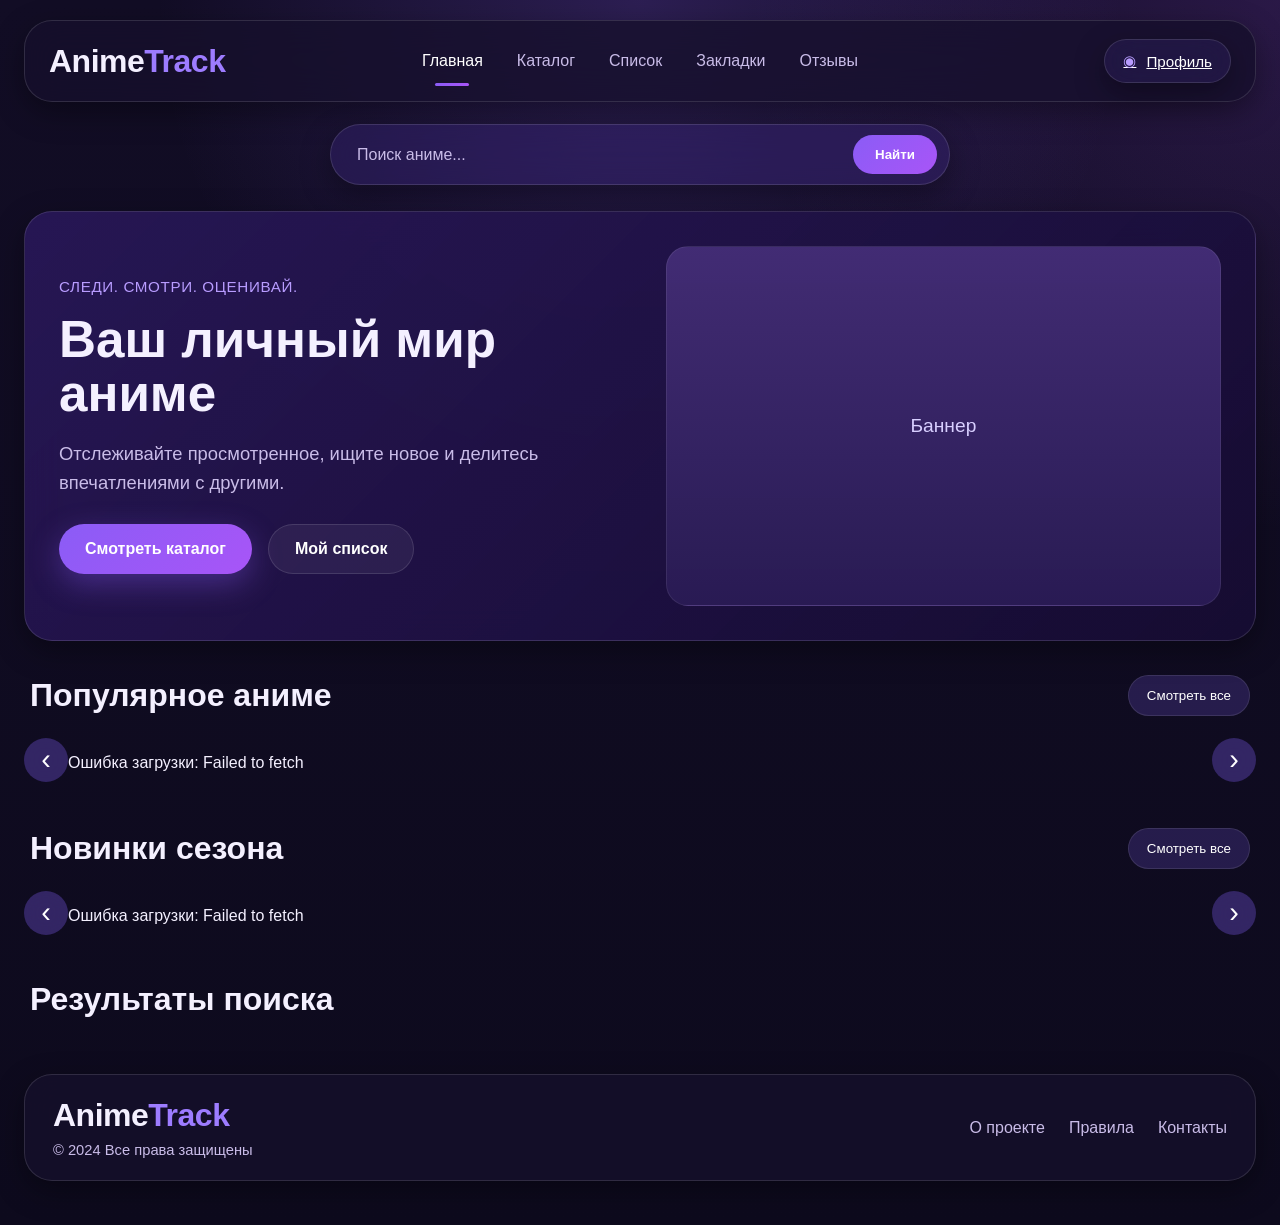
<file: fronted/index.html>
<!DOCTYPE html>
<html lang="ru">
<head>
    <meta charset="UTF-8" />
    <meta name="viewport" content="width=device-width, initial-scale=1.0" />
    <title>AnimeTrack</title>
    <link rel="stylesheet" href="style.css" />
</head>
<body>
    <div class="page-shell">
        <header class="header glass">
            <div class="logo">Anime<span>Track</span></div>

            <nav class="nav">
                <a href="#" class="active">Главная</a>
                <a href="#">Каталог</a>
                <a href="#">Список</a>
                <a href="#">Закладки</a>
                <a href="#">Отзывы</a>
            </nav>

            <a href="login.html" class="profile-btn glass">
                <span class="profile-icon">◉</span>
                <span>Профиль</span>
            </a>
        </header>

        <div class="search-row">
            <div class="search-box glass">
                <input id="searchInput" type="text" placeholder="Поиск аниме..." />
                <button id="searchButton">Найти</button>
            </div>
        </div>

        <main class="main-content">
            <section class="hero glass">
                <div class="hero-text">
                    <div class="hero-label">СЛЕДИ. СМОТРИ. ОЦЕНИВАЙ.</div>
                    <h1>Ваш личный мир аниме</h1>
                    <p>
                        Отслеживайте просмотренное, ищите новое
                        и делитесь впечатлениями с другими.
                    </p>

                    <div class="hero-actions">
                        <button class="primary-btn">Смотреть каталог</button>
                        <button class="secondary-btn">Мой список</button>
                    </div>
                </div>

                <div class="hero-image">
                    <div class="hero-placeholder">Баннер</div>
                </div>
            </section>

            <section class="content-section">
                <div class="section-head">
                    <h2>Популярное аниме</h2>
                    <button class="see-all-btn">Смотреть все</button>
                </div>

                <div class="slider-wrapper">
                    <button class="slider-arrow left" data-target="popularAnime">‹</button>
                    <div id="popularAnime" class="anime-row"></div>
                    <button class="slider-arrow right" data-target="popularAnime">›</button>
                </div>
            </section>

            <section class="content-section">
                <div class="section-head">
                    <h2>Новинки сезона</h2>
                    <button class="see-all-btn">Смотреть все</button>
                </div>

                <div class="slider-wrapper">
                    <button class="slider-arrow left" data-target="newAnime">‹</button>
                    <div id="newAnime" class="anime-row"></div>
                    <button class="slider-arrow right" data-target="newAnime">›</button>
                </div>
            </section>

            <section class="content-section">
                <div class="section-head">
                    <h2>Результаты поиска</h2>
                </div>

                <div id="searchResults" class="anime-row search-row-results"></div>
            </section>
        </main>

        <footer class="footer glass">
            <div class="footer-brand">
                <div class="logo">Anime<span>Track</span></div>
                <p>© 2024 Все права защищены</p>
            </div>

            <div class="footer-links">
                <a href="#">О проекте</a>
                <a href="#">Правила</a>
                <a href="#">Контакты</a>
            </div>
        </footer>
    </div>

    <script src="app.js"></script>
</body>
</html>
</file>
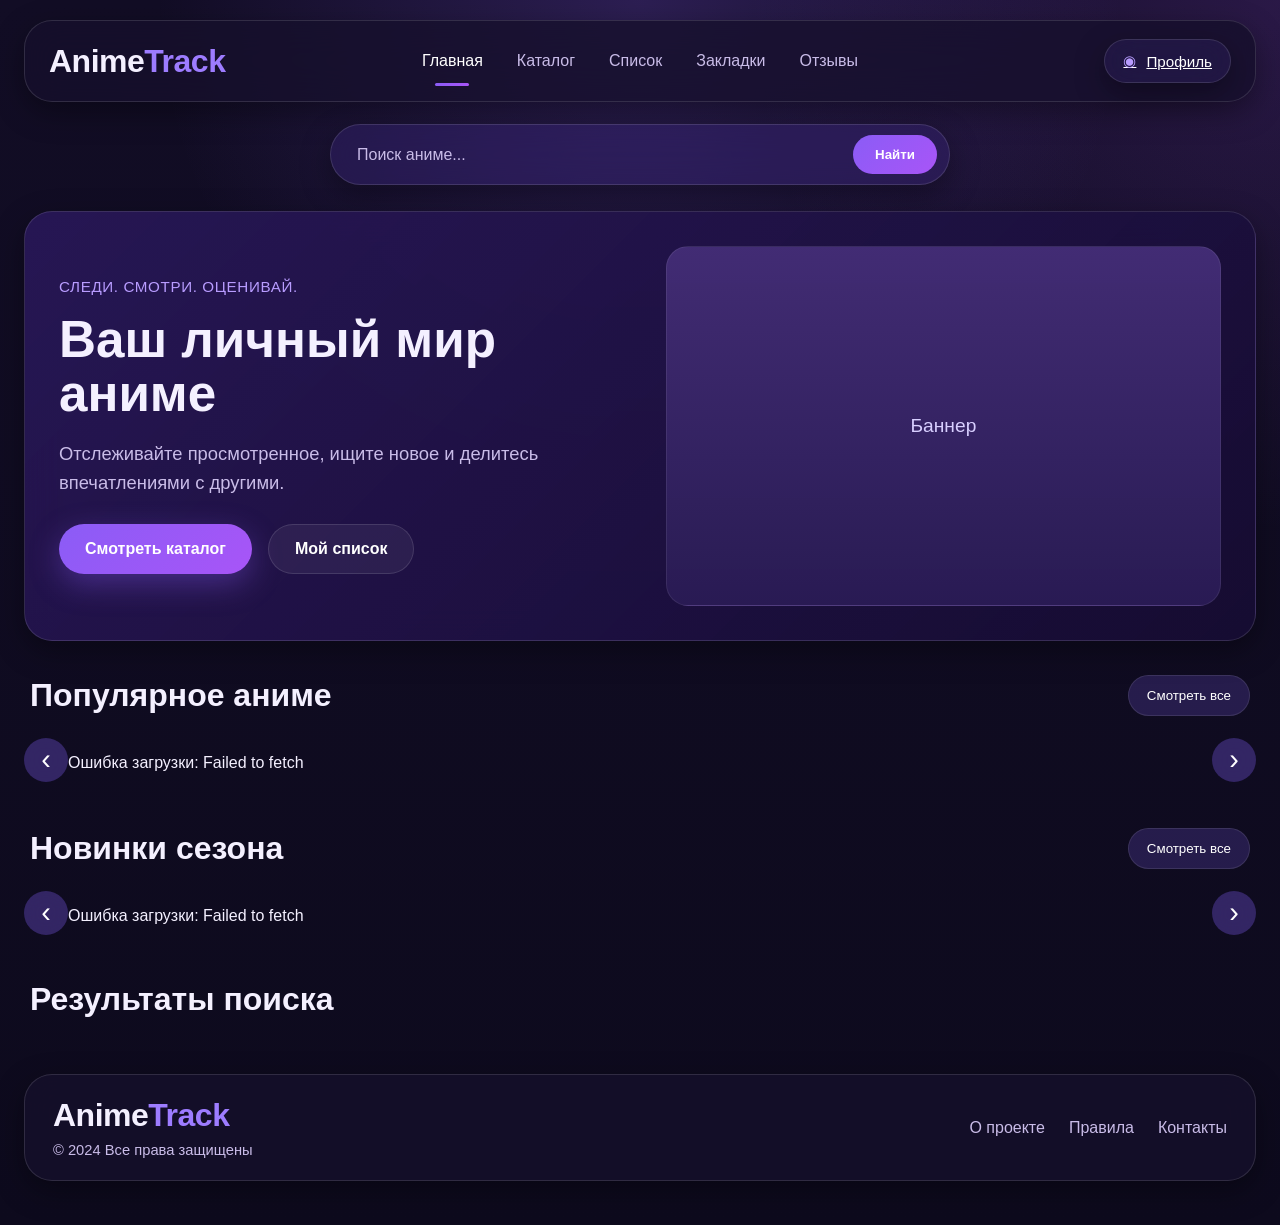
<file: frontend/index.html>
<!DOCTYPE html>
<html lang="ru">
<head>
    <meta charset="UTF-8" />
    <meta name="viewport" content="width=device-width, initial-scale=1.0" />
    <title>AnimeTrack</title>
    <link rel="stylesheet" href="style.css" />
</head>
<body>
    <div class="page-shell">
        <header class="header glass">
            <div class="logo">Anime<span>Track</span></div>

            <nav class="nav">
                <a href="#" class="active">Главная</a>
                <a href="#">Каталог</a>
                <a href="#">Список</a>
                <a href="bookmarks.html">Закладки</a>
                <a href="#">Отзывы</a>
            </nav>

            <a href="login.html" class="profile-btn glass">
                <span class="profile-icon">◉</span>
                <span>Профиль</span>
            </a>
        </header>

        <div class="search-row">
            <div class="search-box glass">
                <input id="searchInput" type="text" placeholder="Поиск аниме..." />
                <button id="searchButton">Найти</button>
            </div>
        </div>

        <main class="main-content">
            <section class="hero glass">
                <div class="hero-text">
                    <div class="hero-label">СЛЕДИ. СМОТРИ. ОЦЕНИВАЙ.</div>
                    <h1>Ваш личный мир аниме</h1>
                    <p>
                        Отслеживайте просмотренное, ищите новое
                        и делитесь впечатлениями с другими.
                    </p>

                    <div class="hero-actions">
                        <button class="primary-btn">Смотреть каталог</button>
                        <button class="secondary-btn">Мой список</button>
                    </div>
                </div>

                <div class="hero-image">
                    <div class="hero-placeholder">Баннер</div>
                </div>
            </section>

            <section class="content-section">
                <div class="section-head">
                    <h2>Популярное аниме</h2>
                    <button class="see-all-btn">Смотреть все</button>
                </div>

                <div class="slider-wrapper">
                    <button class="slider-arrow left" data-target="popularAnime">‹</button>
                    <div id="popularAnime" class="anime-row"></div>
                    <button class="slider-arrow right" data-target="popularAnime">›</button>
                </div>
            </section>

            <section class="content-section">
                <div class="section-head">
                    <h2>Новинки сезона</h2>
                    <button class="see-all-btn">Смотреть все</button>
                </div>

                <div class="slider-wrapper">
                    <button class="slider-arrow left" data-target="newAnime">‹</button>
                    <div id="newAnime" class="anime-row"></div>
                    <button class="slider-arrow right" data-target="newAnime">›</button>
                </div>
            </section>

            <section class="content-section">
                <div class="section-head">
                    <h2>Результаты поиска</h2>
                </div>

                <div id="searchResults" class="anime-row search-row-results"></div>
            </section>
        </main>

        <footer class="footer glass">
            <div class="footer-brand">
                <div class="logo">Anime<span>Track</span></div>
                <p>© 2024 Все права защищены</p>
            </div>

            <div class="footer-links">
                <a href="#">О проекте</a>
                <a href="#">Правила</a>
                <a href="#">Контакты</a>
            </div>
        </footer>
    </div>

    <script src="app.js"></script>
</body>
</html>
</file>
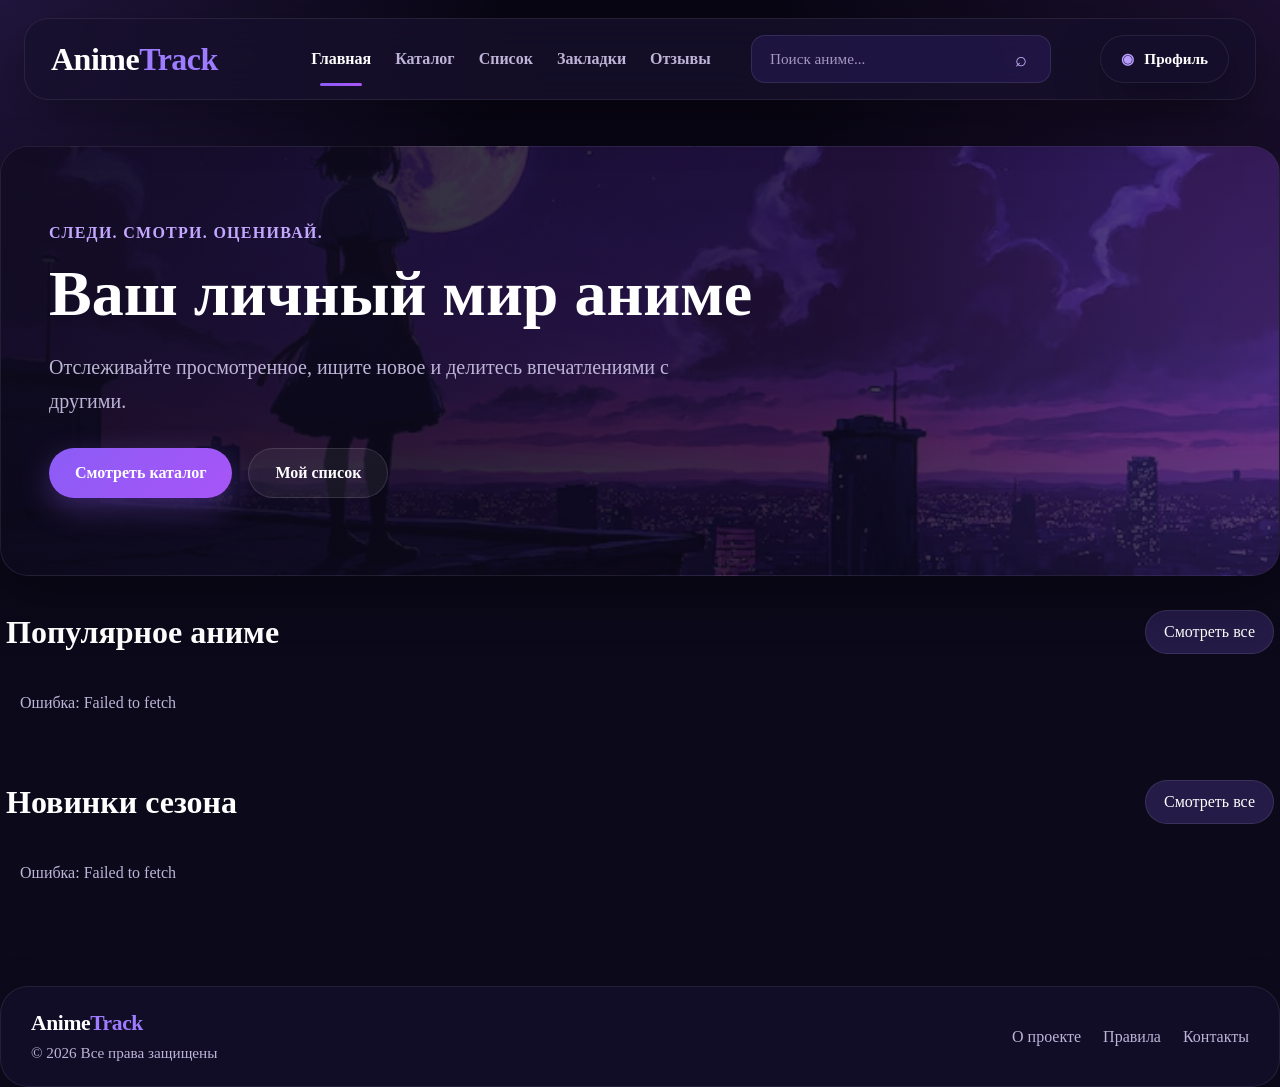
<file: frontend/pages/index.html>
<!DOCTYPE html>
<html lang="ru">
<head>
    <meta charset="UTF-8" />
    <meta name="viewport" content="width=device-width, initial-scale=1.0" />
    <title>AnimeTrack</title>
    <link rel="stylesheet" href="../css/style.css" />
</head>
<body>
    <div class="page-shell">
        <div id="siteHeader"></div>

        <main class="main-content">
            <section class="hero glass">
                <div class="hero-text">
                    <div class="hero-label">СЛЕДИ. СМОТРИ. ОЦЕНИВАЙ.</div>
                    <h1>Ваш личный мир аниме</h1>
                    <p>
                        Отслеживайте просмотренное, ищите новое
                        и делитесь впечатлениями с другими.
                    </p>

                    <div class="hero-actions">
                        <a class="primary-btn" href="catalog.html">Смотреть каталог</a>
                        <a class="secondary-btn" href="list.html">Мой список</a>
                    </div>
                </div>
            </section>

            <section class="content-section">
                <div class="section-head">
                    <h2>Популярное аниме</h2>
                    <button class="see-all-btn" type="button">Смотреть все</button>
                </div>

                <div class="slider-wrapper">
                    <div id="popularAnime" class="anime-row"></div>
                </div>
            </section>

            <section class="content-section">
                <div class="section-head">
                    <h2>Новинки сезона</h2>
                    <button class="see-all-btn" type="button">Смотреть все</button>
                </div>

                <div class="slider-wrapper">
                    <div id="newAnime" class="anime-row"></div>
                </div>
            </section>
        </main>

        <footer class="footer glass">
            <div class="footer-brand">
                <div class="logo">Anime<span>Track</span></div>
                <p>© 2026 Все права защищены</p>
            </div>

            <div class="footer-links">
                <a href="#">О проекте</a>
                <a href="#">Правила</a>
                <a href="#">Контакты</a>
            </div>
        </footer>
    </div>

    <script src="../js/header.js"></script>
    <script src="../js/app.js"></script>
</body>
</html>
</file>
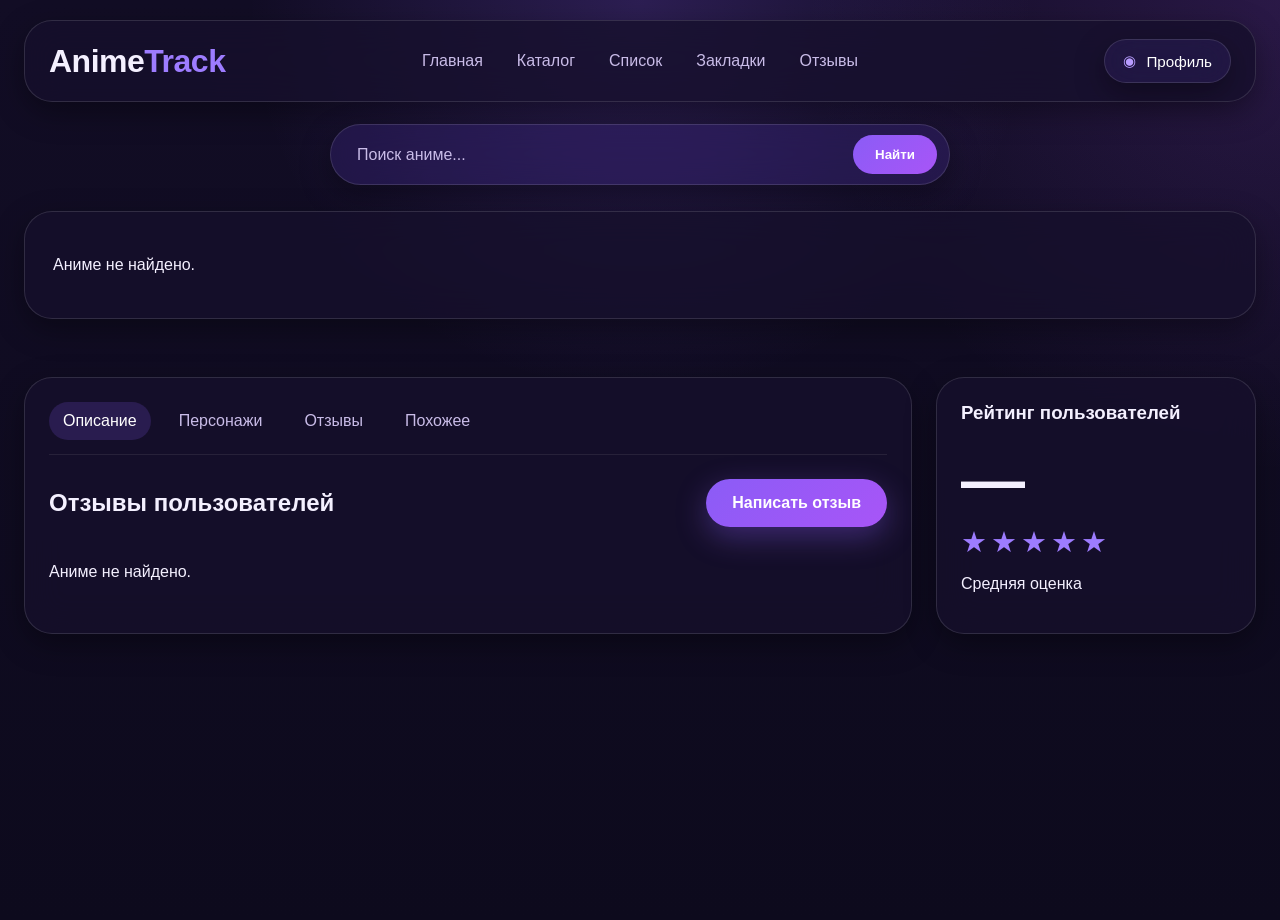
<file: fronted/anime.html>
<!DOCTYPE html>
<html lang="ru">
<head>
    <meta charset="UTF-8" />
    <meta name="viewport" content="width=device-width, initial-scale=1.0" />
    <title>AnimeTrack — Аниме</title>
    <link rel="stylesheet" href="style.css" />
</head>
<body>
    <div class="page-shell">
        <header class="header glass">
            <div class="logo">Anime<span>Track</span></div>

            <nav class="nav">
                <a href="index.html">Главная</a>
                <a href="#">Каталог</a>
                <a href="#">Список</a>
                <a href="#">Закладки</a>
                <a href="#">Отзывы</a>
            </nav>

            <button type="button" class="profile-btn glass">
                <span class="profile-icon">◉</span>
                <span>Профиль</span>
            </button>
        </header>

        <div class="search-row">
            <div class="search-box glass">
                <input type="text" placeholder="Поиск аниме..." />
                <button>Найти</button>
            </div>
        </div>

        <main class="main-content">
            <section id="animeDetails" class="anime-page-top glass">
                <p>Загрузка...</p>
            </section>

            <section class="anime-page-bottom">
                <div class="anime-tabs glass">
                    <div class="tabs-row">
                        <button class="tab-btn active">Описание</button>
                        <button class="tab-btn">Персонажи</button>
                        <button class="tab-btn">Отзывы</button>
                        <button class="tab-btn">Похожее</button>
                    </div>

                    <div class="reviews-header">
                        <h2>Отзывы пользователей</h2>
                        <button class="primary-btn">Написать отзыв</button>
                    </div>

                    <div id="reviewsContainer" class="reviews-list">
                        <p>Загрузка отзывов...</p>
                    </div>
                </div>

                <aside class="rating-panel glass">
                    <h3>Рейтинг пользователей</h3>
                    <div id="ratingValue" class="big-rating">—</div>
                    <div class="stars">★★★★★</div>
                    <p id="ratingSubtext">Средняя оценка</p>
                </aside>
            </section>
        </main>
    </div>

    <script src="anime.js"></script>
</body>
</html>
</file>
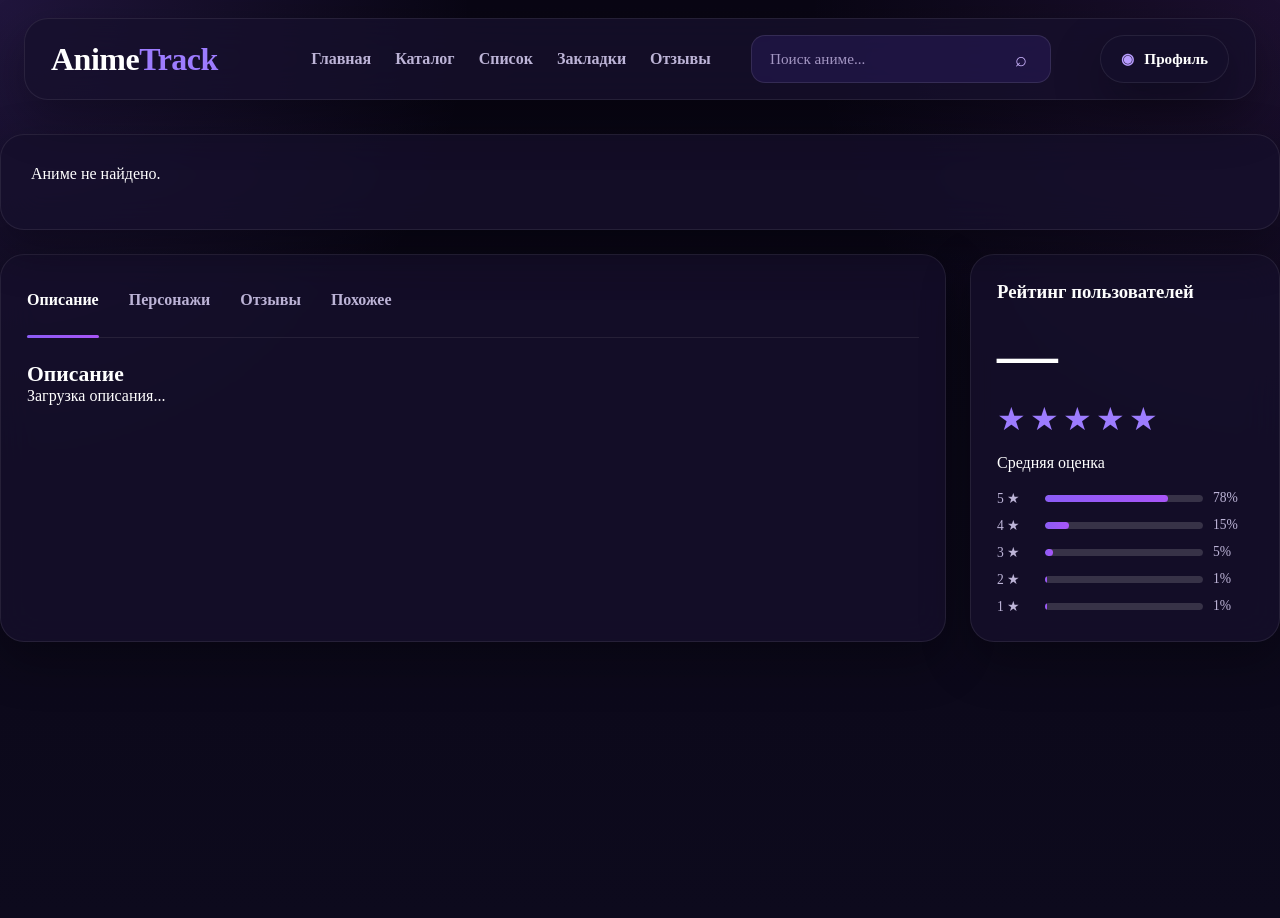
<file: frontend/pages/anime.html>
<!DOCTYPE html>
<html lang="ru">
<head>
    <meta charset="UTF-8" />
    <meta name="viewport" content="width=device-width, initial-scale=1.0" />
    <title>AnimeTrack — Аниме</title>
    <link rel="stylesheet" href="../css/style.css" />
</head>
<body>
    <div class="page-shell">
        <div id="siteHeader"></div>

        <main class="anime-main">
            <section id="animeDetails" class="anime-hero-card glass">
                <p>Загрузка...</p>
            </section>

            <section class="anime-bottom-layout">
                <div class="anime-tabs-card glass">
                    <div class="tabs-row">
                        <button type="button" class="tab-btn active" data-tab="description">Описание</button>
                        <button type="button" class="tab-btn" data-tab="characters">Персонажи</button>
                        <button type="button" class="tab-btn" data-tab="reviews">Отзывы</button>
                        <button type="button" class="tab-btn" data-tab="similar">Похожее</button>
                    </div>

                    <div class="tab-content active" id="descriptionTab">
                        <h2>Описание</h2>
                        <div id="descriptionContainer">
                            <p>Загрузка описания...</p>
                        </div>
                    </div>

                    <div class="tab-content" id="charactersTab">
                        <h2>Персонажи</h2>

                        <div id="charactersContainer" class="characters-grid">
                            <p>Загрузка персонажей...</p>
                        </div>
                    </div>

                    <div class="tab-content" id="reviewsTab">
                        <div class="reviews-header">
                            <h2>Отзывы пользователей</h2>

                            <div class="reviews-actions">
                                <select class="review-sort-select">
                                    <option>Популярные</option>
                                    <option>Новые</option>
                                    <option>Высокая оценка</option>
                                </select>

                                <button type="button" class="primary-btn" id="writeReviewBtn">
                                    Написать отзыв
                                </button>
                            </div>
                        </div>

                        <div id="reviewsContainer" class="reviews-list">
                            <p>Загрузка отзывов...</p>
                        </div>
                    </div>

                    <div class="tab-content" id="similarTab">
                        <h2>Похожее аниме</h2>
                        <div id="similarAnimeContainer" class="similar-anime-grid">
                            <p>Похожие аниме пока не добавлены.</p>
                        </div>
                    </div>
                </div>

                <aside class="rating-panel glass">
                    <h3>Рейтинг пользователей</h3>
                    <div id="ratingValue" class="big-rating">—</div>
                    <div class="stars">★★★★★</div>
                    <p id="ratingSubtext">Средняя оценка</p>

                    <div class="rating-bars">
                        <div><span>5 ★</span><progress value="78" max="100"></progress><span>78%</span></div>
                        <div><span>4 ★</span><progress value="15" max="100"></progress><span>15%</span></div>
                        <div><span>3 ★</span><progress value="5" max="100"></progress><span>5%</span></div>
                        <div><span>2 ★</span><progress value="1" max="100"></progress><span>1%</span></div>
                        <div><span>1 ★</span><progress value="1" max="100"></progress><span>1%</span></div>
                    </div>
                </aside>
            </section>
        </main>
    </div>

    <script src="../js/header.js"></script>
    <script src="../js/anime.js"></script>
</body>
</html>
</file>
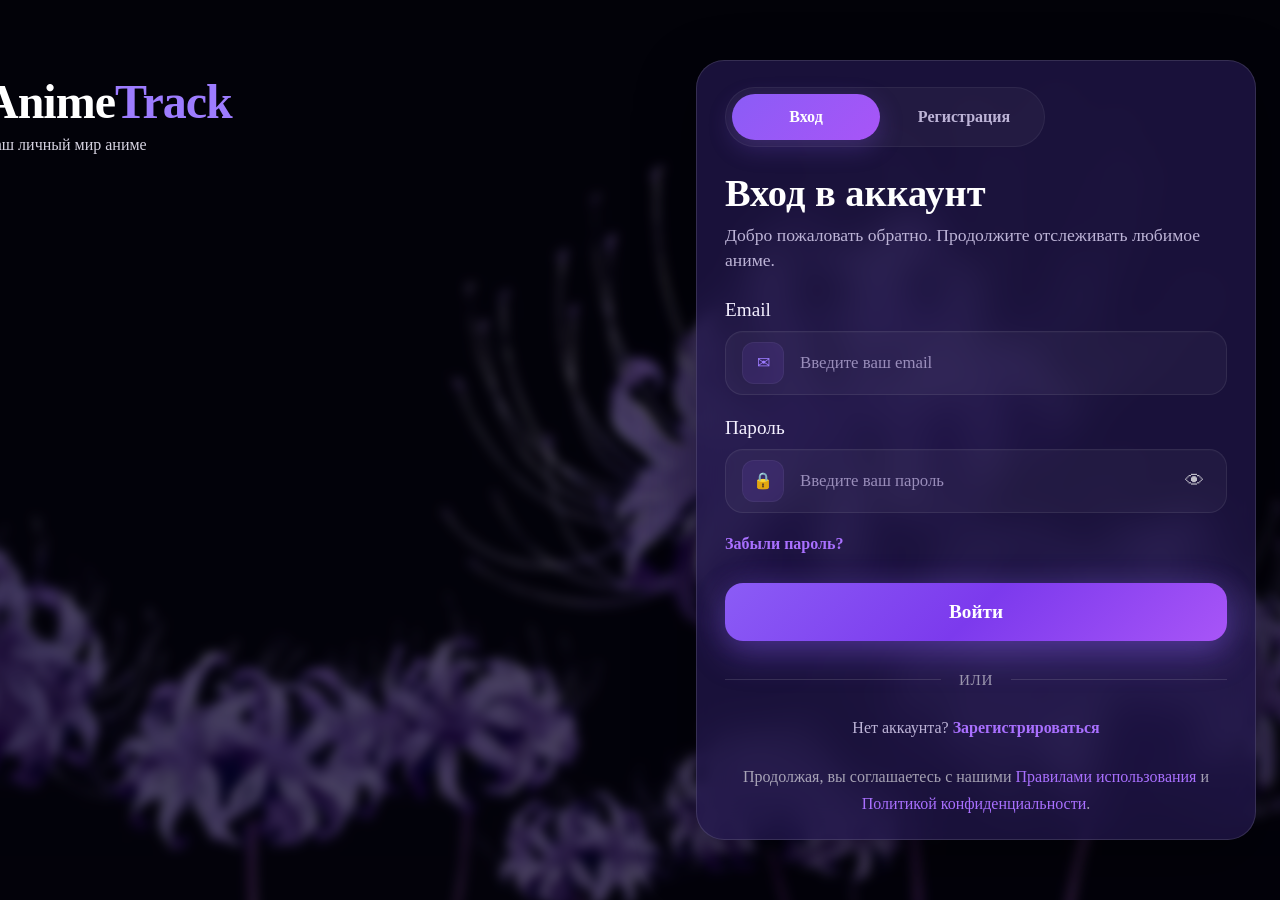
<file: frontend/pages/bookmarks.html>
<!DOCTYPE html>
<html lang="ru">
<head>
    <meta charset="UTF-8" />
    <meta name="viewport" content="width=device-width, initial-scale=1.0" />
    <title>AnimeTrack — Закладки</title>
    <link rel="stylesheet" href="../css/style.css" />
</head>
<body class="bookmarks-page">
    <div class="page-shell">
        <div id="siteHeader"></div>

        <main class="bookmarks-layout">
            <aside class="filters-panel glass">
                <h2>Фильтры</h2>

                <div class="filter-group">
                    <div class="filter-title-row">
                        <h3>Тип</h3>
                    </div>

                    <label class="filter-check">
                        <input type="checkbox" name="bookmarkType" value="TV Сериал" >
                        <span>TV Сериал</span>
                    </label>

                    <label class="filter-check">
                        <input type="checkbox" name="bookmarkType" value="Фильм">
                        <span>Фильм</span>
                    </label>

                    <label class="filter-check">
                        <input type="checkbox" name="bookmarkType" value="OVA">
                        <span>OVA</span>
                    </label>

                    <label class="filter-check">
                        <input type="checkbox" name="bookmarkType" value="ONA">
                        <span>ONA</span>
                    </label>

                    <label class="filter-check">
                        <input type="checkbox" name="bookmarkType" value="Спешл">
                        <span>Спешл</span>
                    </label>
                </div>

                <div class="filter-group">
                    <div class="filter-title-row">
                        <h3>Жанры</h3>
                    </div>

                    <label class="filter-check">
                        <input type="checkbox" name="bookmarkGenre" value="Экшен">
                        <span>Экшен</span>
                    </label>

                    <label class="filter-check">
                        <input type="checkbox" name="bookmarkGenre" value="Приключения">
                        <span>Приключения</span>
                    </label>

                    <label class="filter-check">
                        <input type="checkbox" name="bookmarkGenre" value="Комедия">
                        <span>Комедия</span>
                    </label>

                    <label class="filter-check">
                        <input type="checkbox" name="bookmarkGenre" value="Драма">
                        <span>Драма</span>
                    </label>

                    <label class="filter-check">
                        <input type="checkbox" name="bookmarkGenre" value="Фэнтези">
                        <span>Фэнтези</span>
                    </label>
                </div>

                <div class="filter-group">
                    <h3>Год выпуска</h3>

                    <div class="year-filter-row">
                        <input id="yearFromInput" type="number" value="1950" min="1950" max="2026">
                        <span>—</span>
                        <input id="yearToInput" type="number" value="2026" min="1950" max="2026">
                    </div>
                </div>

                <div class="filter-group">
                    <h3>Рейтинг</h3>

                    <div class="rating-filter-grid">
                        <button type="button" class="filter-chip" data-rating="9">★ 9 и выше</button>
                        <button type="button" class="filter-chip" data-rating="8">★ 8 и выше</button>
                        <button type="button" class="filter-chip" data-rating="7">★ 7 и выше</button>
                        <button type="button" class="filter-chip" data-rating="6">★ 6 и выше</button>
                    </div>
                </div>

                <button type="button" id="applyFiltersBtn" class="primary-btn wide-btn">
                    Применить фильтры
                </button>

                <button type="button" id="resetFiltersBtn" class="secondary-btn wide-btn">
                    Сбросить все
                </button>
            </aside>

            <section class="bookmarks-content">
                <div class="section-header-row">
                    <div>
                        <h1>Закладки</h1>
                        <p id="bookmarksCount">Загрузка...</p>
                    </div>

                    <div class="sort-box glass">
                        <span>Сортировать:</span>
                        <select id="sortSelect">
                            <option value="date">Дата добавления</option>
                            <option value="rating">Рейтинг</option>
                            <option value="year">Год выпуска</option>
                            <option value="title">Название</option>
                        </select>
                    </div>
                </div>

                <div class="tabs-line">
                    <button type="button" class="tab-link active" data-type="all">Все</button>
                    <button type="button" class="tab-link" data-type="TV Сериал">Сериалы</button>
                    <button type="button" class="tab-link" data-type="Фильм">Фильмы</button>
                    <button type="button" class="tab-link" data-type="OVA">OVA</button>
                    <button type="button" class="tab-link" data-type="ONA">ONA</button>
                    <button type="button" class="tab-link" data-type="Спешл">Спешлы</button>
                </div>

                <div id="bookmarksGrid" class="bookmarks-grid">
                    <p>Загрузка закладок...</p>
                </div>
            </section>
        </main>
    </div>

    <script src="../js/header.js"></script>
    <script src="../js/bookmarks.js"></script>
</body>
</html>
</file>
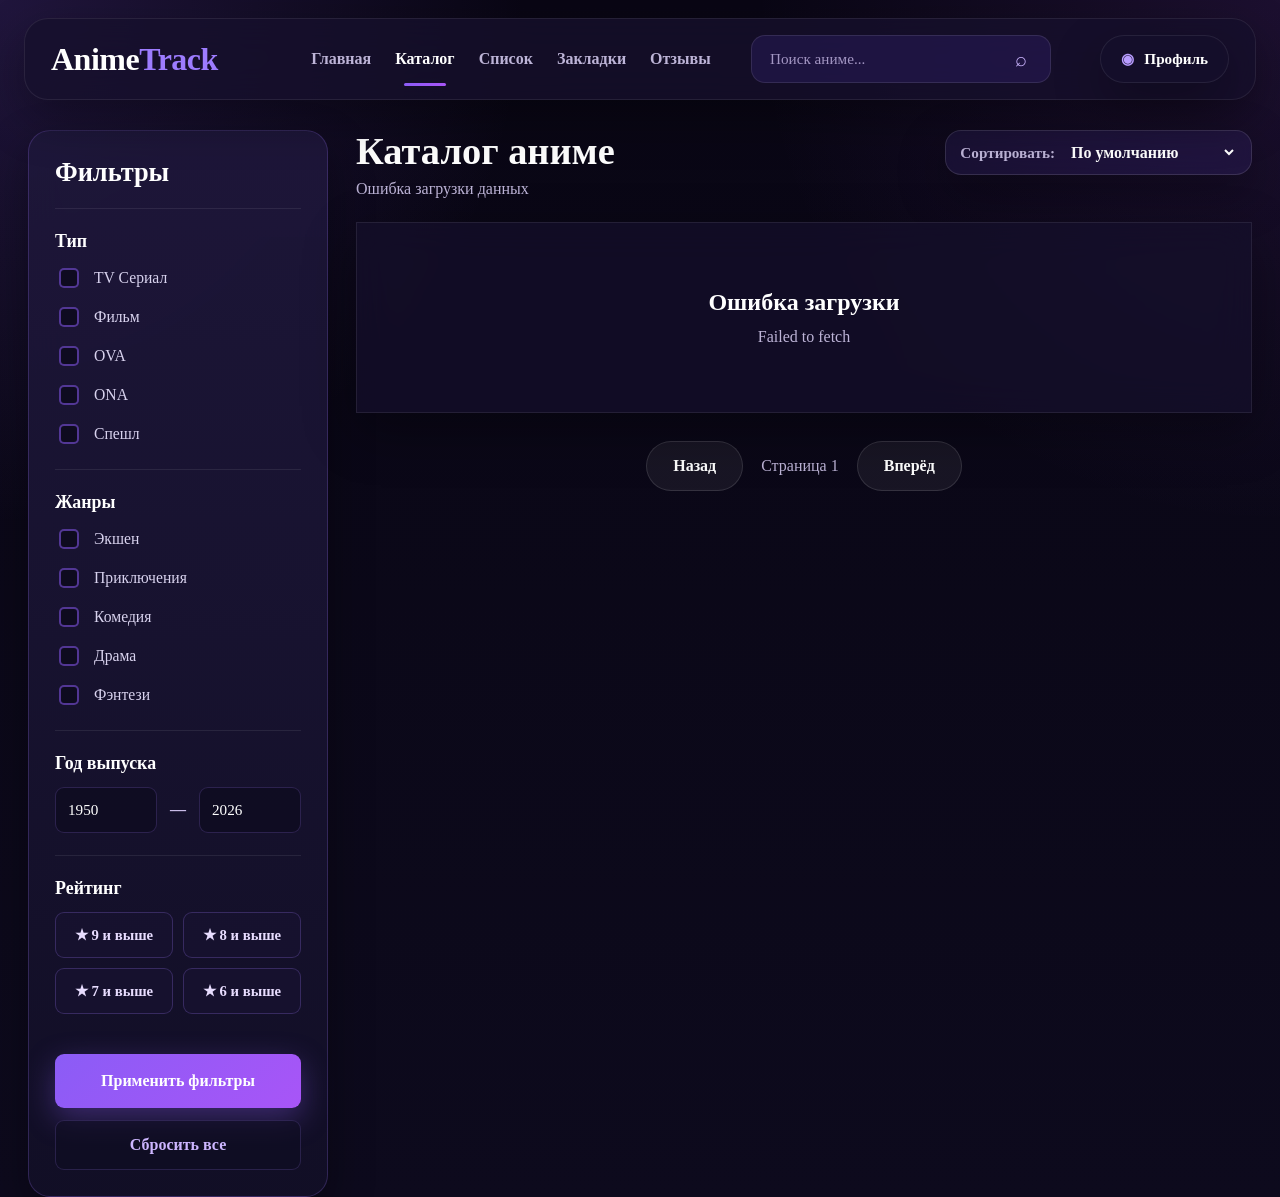
<file: frontend/pages/catalog.html>
<!DOCTYPE html>
<html lang="ru">
<head>
    <meta charset="UTF-8" />
    <meta name="viewport" content="width=device-width, initial-scale=1.0" />
    <title>AnimeTrack — Каталог</title>
    <link rel="stylesheet" href="../css/style.css" />
</head>
<body class="catalog-page">
    <div class="page-shell">
        <div id="siteHeader"></div>

        <main class="catalog-layout">
            <aside class="filters-panel glass">
                <h2>Фильтры</h2>

                <div class="filter-group">
                    <div class="filter-title-row">
                        <h3>Тип</h3>
                    </div>

                    <label class="filter-check">
                        <input type="checkbox" name="catalogType" value="TV Сериал">
                        <span>TV Сериал</span>
                    </label>

                    <label class="filter-check">
                        <input type="checkbox" name="catalogType" value="Фильм">
                        <span>Фильм</span>
                    </label>

                    <label class="filter-check">
                        <input type="checkbox" name="catalogType" value="OVA">
                        <span>OVA</span>
                    </label>

                    <label class="filter-check">
                        <input type="checkbox" name="catalogType" value="ONA">
                        <span>ONA</span>
                    </label>

                    <label class="filter-check">
                        <input type="checkbox" name="catalogType" value="Спешл">
                        <span>Спешл</span>
                    </label>
                </div>

                <div class="filter-group">
                    <div class="filter-title-row">
                        <h3>Жанры</h3>
                    </div>

                    <label class="filter-check">
                        <input type="checkbox" name="catalogGenre" value="Экшен">
                        <span>Экшен</span>
                    </label>

                    <label class="filter-check">
                        <input type="checkbox" name="catalogGenre" value="Приключения">
                        <span>Приключения</span>
                    </label>

                    <label class="filter-check">
                        <input type="checkbox" name="catalogGenre" value="Комедия">
                        <span>Комедия</span>
                    </label>

                    <label class="filter-check">
                        <input type="checkbox" name="catalogGenre" value="Драма">
                        <span>Драма</span>
                    </label>

                    <label class="filter-check">
                        <input type="checkbox" name="catalogGenre" value="Фэнтези">
                        <span>Фэнтези</span>
                    </label>
                </div>

                <div class="filter-group">
                    <h3>Год выпуска</h3>

                    <div class="year-filter-row">
                        <input id="catalogYearFromInput" type="number" value="1950" min="1950" max="2026">
                        <span>—</span>
                        <input id="catalogYearToInput" type="number" value="2026" min="1950" max="2026">
                    </div>
                </div>

                <div class="filter-group">
                    <h3>Рейтинг</h3>

                    <div class="rating-filter-grid">
                        <button type="button" class="filter-chip" data-rating="9">★ 9 и выше</button>
                        <button type="button" class="filter-chip" data-rating="8">★ 8 и выше</button>
                        <button type="button" class="filter-chip" data-rating="7">★ 7 и выше</button>
                        <button type="button" class="filter-chip" data-rating="6">★ 6 и выше</button>
                    </div>
                </div>

                <button id="applyCatalogFiltersBtn" type="button" class="primary-btn wide-btn">
                    Применить фильтры
                </button>

                <button id="resetCatalogFiltersBtn" type="button" class="secondary-btn wide-btn">
                    Сбросить все
                </button>
            </aside>

            <section class="catalog-content">
                <div class="catalog-head">
                    <div>
                        <h1>Каталог аниме</h1>
                        <p id="catalogCount">Загрузка...</p>
                    </div>

                    <div class="sort-box glass">
                        <span>Сортировать:</span>
                        <select id="catalogSortSelect">
                            <option value="default">По умолчанию</option>
                            <option value="rating">По рейтингу</option>
                            <option value="title">По названию</option>
                        </select>
                    </div>
                </div>

                <div id="catalogGrid" class="catalog-grid">
                    <p>Загрузка каталога...</p>
                </div>

                <div class="catalog-pagination">
                    <button id="prevPageBtn" type="button" class="secondary-btn">Назад</button>
                    <span id="pageInfo">Страница 1</span>
                    <button id="nextPageBtn" type="button" class="secondary-btn">Вперёд</button>
                </div>
            </section>
        </main>
    </div>

    <script src="../js/header.js"></script>
    <script src="../js/catalog.js"></script>
</body>
</html>
</file>
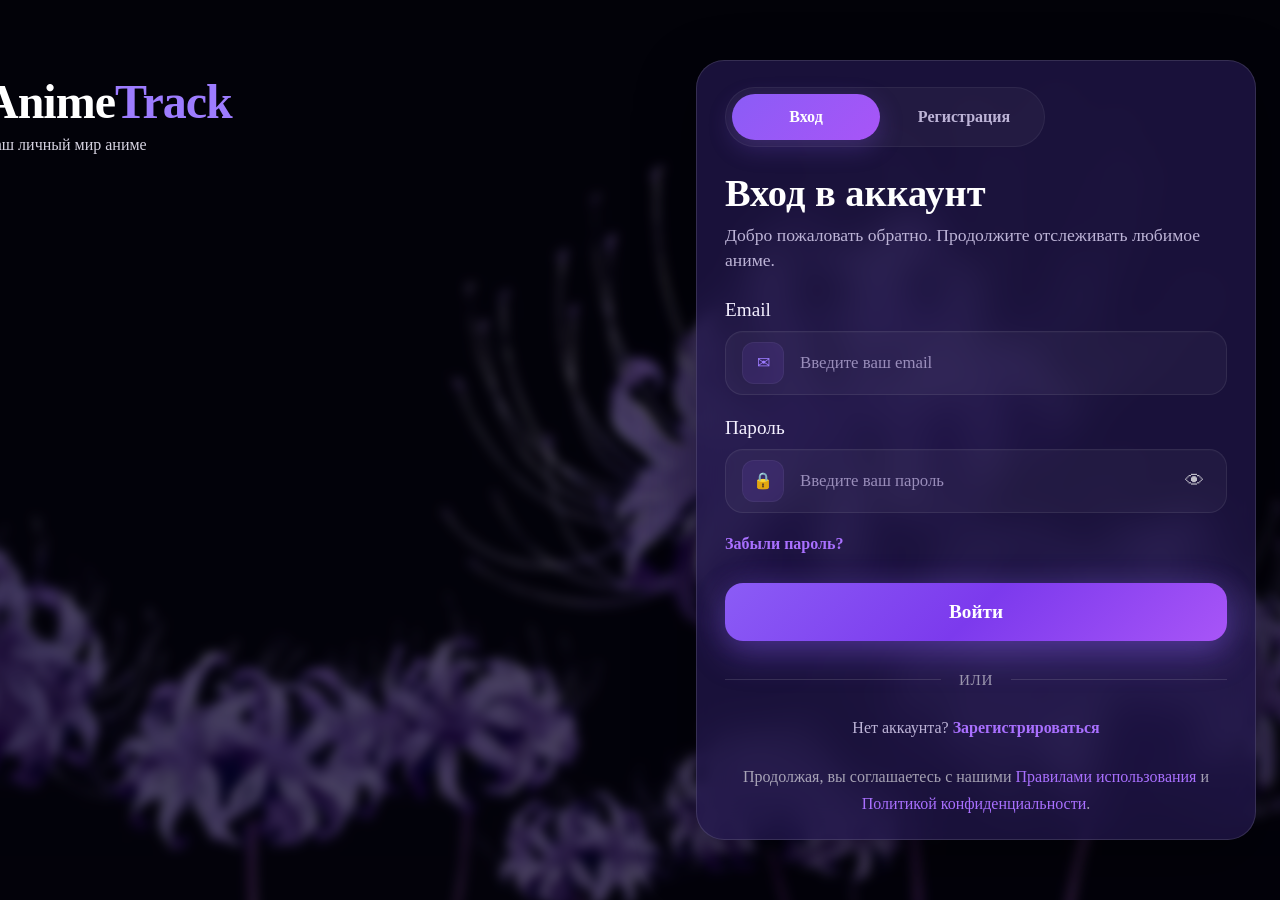
<file: frontend/pages/list.html>
<!DOCTYPE html>
<html lang="ru">
<head>
    <meta charset="UTF-8" />
    <meta name="viewport" content="width=device-width, initial-scale=1.0" />
    <title>AnimeTrack — Мой список</title>
    <link rel="stylesheet" href="../css/style.css" />
</head>
<body class="list-page">
    <div class="page-shell">
        <div id="siteHeader"></div>

        <main class="tracking-layout">
            <aside class="filters-panel glass">
                <h2>Фильтры</h2>

                <div class="filter-group">
                    <div class="filter-title-row">
                        <h3>Тип</h3>
                    </div>

                    <label class="filter-check">
                        <input type="checkbox" name="listType" value="TV Сериал" >
                        <span>TV Сериал</span>
                    </label>

                    <label class="filter-check">
                        <input type="checkbox" name="listType" value="Фильм">
                        <span>Фильм</span>
                    </label>

                    <label class="filter-check">
                        <input type="checkbox" name="listType" value="OVA">
                        <span>OVA</span>
                    </label>

                    <label class="filter-check">
                        <input type="checkbox" name="listType" value="ONA">
                        <span>ONA</span>
                    </label>

                    <label class="filter-check">
                        <input type="checkbox" name="listType" value="Спешл">
                        <span>Спешл</span>
                    </label>
                </div>

                <div class="filter-group">
                    <div class="filter-title-row">
                        <h3>Жанры</h3>
                    </div>

                    <label class="filter-check">
                        <input type="checkbox" name="listGenre" value="Экшен">
                        <span>Экшен</span>
                    </label>

                    <label class="filter-check">
                        <input type="checkbox" name="listGenre" value="Приключения">
                        <span>Приключения</span>
                    </label>

                    <label class="filter-check">
                        <input type="checkbox" name="listGenre" value="Комедия">
                        <span>Комедия</span>
                    </label>

                    <label class="filter-check">
                        <input type="checkbox" name="listGenre" value="Драма">
                        <span>Драма</span>
                    </label>

                    <label class="filter-check">
                        <input type="checkbox" name="listGenre" value="Фэнтези">
                        <span>Фэнтези</span>
                    </label>
                </div>

                <div class="filter-group">
                    <h3>Год выпуска</h3>

                    <div class="year-filter-row">
                        <input id="listYearFromInput" type="number" value="1950" min="1950" max="2026">
                        <span>—</span>
                        <input id="listYearToInput" type="number" value="2026" min="1950" max="2026">
                    </div>
                </div>

                <div class="filter-group">
                    <h3>Рейтинг</h3>

                    <div class="rating-filter-grid">
                        <button type="button" class="filter-chip" data-rating="9">★ 9 и выше</button>
                        <button type="button" class="filter-chip" data-rating="8">★ 8 и выше</button>
                        <button type="button" class="filter-chip" data-rating="7">★ 7 и выше</button>
                        <button type="button" class="filter-chip" data-rating="6">★ 6 и выше</button>
                    </div>
                </div>

                <button type="button" id="applyListFiltersBtn" class="primary-btn wide-btn">
                    Применить фильтры
                </button>

                <button type="button" id="resetListFiltersBtn" class="secondary-btn wide-btn">
                    Сбросить все
                </button>
            </aside>

            <section class="tracking-content">
                <div class="tracking-head">
                    <div>
                        <h1>Мой список</h1>
                        <p id="listCount">Загрузка списка...</p>
                    </div>

                    <div class="tracking-user-mini glass">
                        <div id="listAvatar" class="tracking-avatar">A</div>
                        <div>
                            <strong id="listUserName">Пользователь</strong>
                            <span id="listUserSubtext">Личный трекер просмотра</span>
                        </div>
                    </div>
                </div>

                <div class="tracking-summary">
                    <article class="summary-card summary-total glass">
                        <span>Всего</span>
                        <strong id="totalCount">0</strong>
                        <p>аниме в списке</p>
                    </article>

                    <article class="summary-card summary-watching glass">
                        <span>Смотрю</span>
                        <strong id="watchingCount">0</strong>
                        <p>аниме</p>
                    </article>

                    <article class="summary-card summary-planned glass">
                        <span>Запланировано</span>
                        <strong id="plannedCount">0</strong>
                        <p>аниме</p>
                    </article>

                    <article class="summary-card summary-completed glass">
                        <span>Просмотрено</span>
                        <strong id="completedCount">0</strong>
                        <p>аниме</p>
                    </article>

                    <article class="summary-card summary-dropped glass">
                        <span>Брошено</span>
                        <strong id="droppedCount">0</strong>
                        <p>аниме</p>
                    </article>
                </div>

                <div class="tracking-tabs">
                    <button type="button" class="tracking-tab active" data-status="all">Все</button>
                    <button type="button" class="tracking-tab" data-status="Смотрю">Смотрю</button>
                    <button type="button" class="tracking-tab" data-status="Запланировано">Запланировано</button>
                    <button type="button" class="tracking-tab" data-status="Просмотрено">Просмотрено</button>
                    <button type="button" class="tracking-tab" data-status="Брошено">Брошено</button>
                </div>

                <div id="userListGrid" class="tracking-list">
                    <p>Загрузка...</p>
                </div>
            </section>
        </main>
    </div>

    <script src="../js/header.js"></script>
    <script src="../js/list.js"></script>
</body>
</html>
</file>
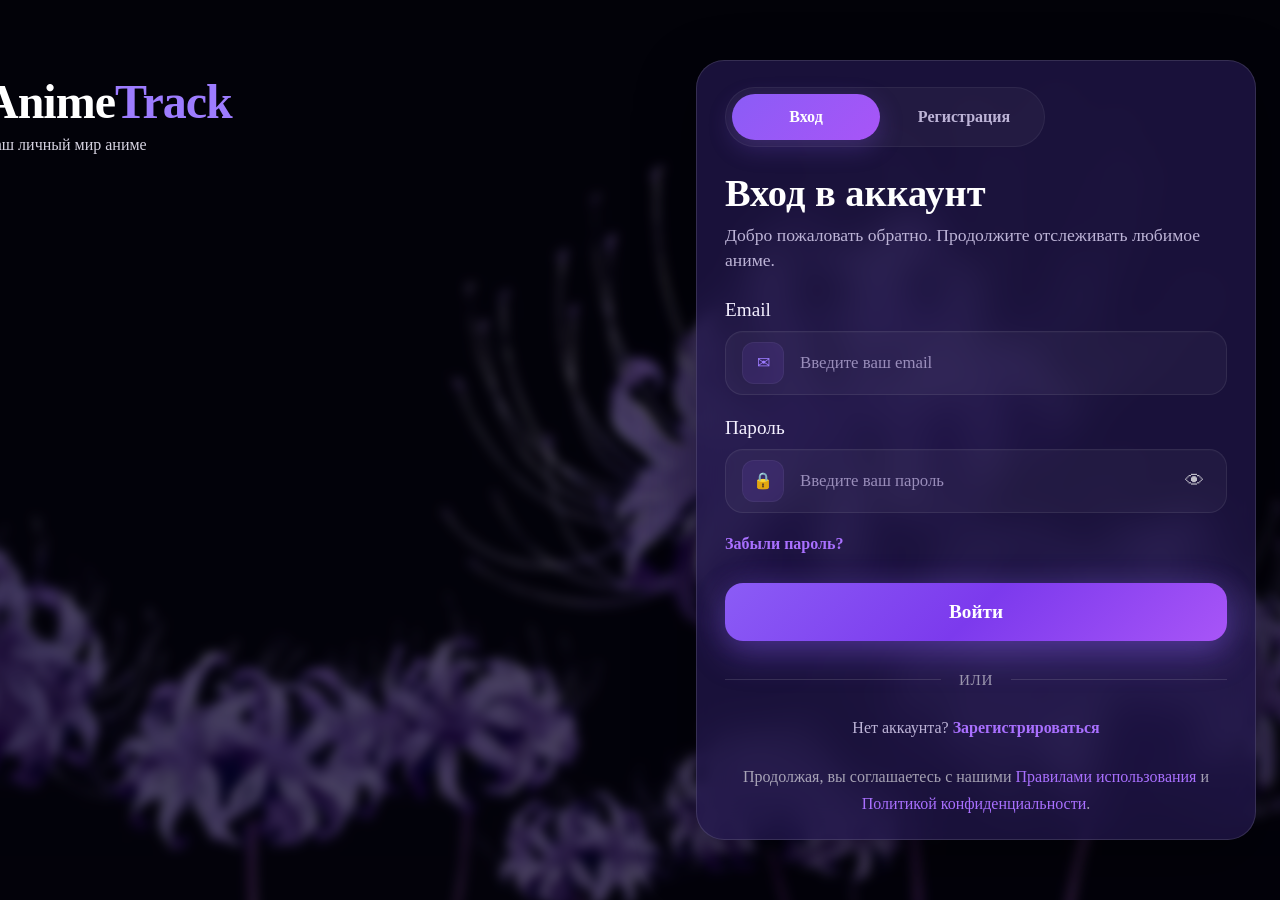
<file: frontend/pages/login.html>
<!DOCTYPE html>
<html lang="ru">
<head>
    <meta charset="UTF-8" />
    <meta name="viewport" content="width=device-width, initial-scale=1.0" />
    <title>AnimeTrack — Вход и регистрация</title>
    <link rel="stylesheet" href="../css/style.css" />
</head>
<body class="auth-page">
    <main class="auth-layout">
        <section class="auth-left">
            <div class="auth-brand">
                <div class="logo">Anime<span>Track</span></div>
                <div class="auth-brand-subtitle">Ваш личный мир аниме</div>
            </div>
        </section>

        <section class="auth-right">
            <div class="auth-card">
                <div class="auth-tabs">
                    <button id="tabLogin" type="button" class="auth-tab active">Вход</button>
                    <button id="tabRegister" type="button" class="auth-tab">Регистрация</button>
                </div>

                <div class="auth-header">
                    <h1 id="authTitle">Вход в аккаунт</h1>
                    <p id="authSubtitle">Добро пожаловать обратно. Продолжите отслеживать любимое аниме.</p>
                </div>

                <div id="authMessage" class="auth-message"></div>

                <form id="loginForm" class="auth-form" autocomplete="on">
                    <div class="auth-field-group">
                        <label for="loginEmail">Email</label>
                        <div class="auth-input-wrap">
                            <div class="auth-input-icon">✉</div>
                            <input
                                id="loginEmail"
                                name="email"
                                type="email"
                                placeholder="Введите ваш email"
                                required
                            />
                        </div>
                    </div>

                    <div class="auth-field-group">
                        <label for="loginPassword">Пароль</label>
                        <div class="auth-input-wrap">
                            <div class="auth-input-icon">🔒</div>
                            <input
                                id="loginPassword"
                                name="password"
                                type="password"
                                placeholder="Введите ваш пароль"
                                required
                            />
                            <button id="loginTogglePassword" type="button" class="password-toggle" aria-label="Показать пароль">
                                👁
                            </button>
                        </div>
                    </div>

                    <div class="auth-row-between">
                    

                        <a href="#" class="auth-link">Забыли пароль?</a>
                    </div>

                    <button type="submit" class="auth-submit">Войти</button>

                    <div class="auth-divider">или</div>

                    <div class="auth-switch-text">
                        Нет аккаунта?
                        <a
                            href="#"
                            class="auth-link"
                            onclick="document.getElementById('tabRegister').click(); return false;"
                        >
                            Зарегистрироваться
                        </a>
                    </div>
                </form>

                <form id="registerForm" class="auth-form hidden" autocomplete="on">
                    <div class="auth-field-group">
                        <label for="registerNickname">Никнейм</label>
                        <div class="auth-input-wrap">
                            <div class="auth-input-icon">👤</div>
                            <input
                                id="registerNickname"
                                name="nickname"
                                type="text"
                                placeholder="Введите никнейм"
                                required
                            />
                        </div>
                    </div>

                    <div class="auth-field-group">
                        <label for="registerEmail">Email</label>
                        <div class="auth-input-wrap">
                            <div class="auth-input-icon">✉</div>
                            <input
                                id="registerEmail"
                                name="email"
                                type="email"
                                placeholder="Введите email"
                                required
                            />
                        </div>
                    </div>

                    <div class="auth-field-group">
                        <label for="registerPhone">Телефон</label>
                        <div class="auth-input-wrap">
                            <div class="auth-input-icon">☎</div>
                            <input
                                id="registerPhone"
                                name="phone"
                                type="tel"
                                placeholder="Введите номер телефона"
                                required
                            />
                        </div>
                    </div>

                    <div class="auth-field-group">
                        <label for="registerPassword">Пароль</label>
                        <div class="auth-input-wrap">
                            <div class="auth-input-icon">🔒</div>
                            <input
                                id="registerPassword"
                                name="password"
                                type="password"
                                placeholder="Введите пароль"
                                required
                            />
                            <button id="registerTogglePassword" type="button" class="password-toggle" aria-label="Показать пароль">
                                👁
                            </button>
                        </div>
                    </div>

                    <button type="submit" class="auth-submit">Зарегистрироваться</button>

                    <div class="auth-switch-text">
                        Уже есть аккаунт?
                        <a
                            href="#"
                            class="auth-link"
                            onclick="document.getElementById('tabLogin').click(); return false;"
                        >
                            Войти
                        </a>
                    </div>
                </form>

                <div class="auth-legal">
                    Продолжая, вы соглашаетесь с нашими
                    <a href="#">Правилами использования</a>
                    и
                    <a href="#">Политикой конфиденциальности</a>.
                </div>
            </div>
        </section>
    </main>

    <script src="../js/auth.js"></script>
</body>
</html>
</file>
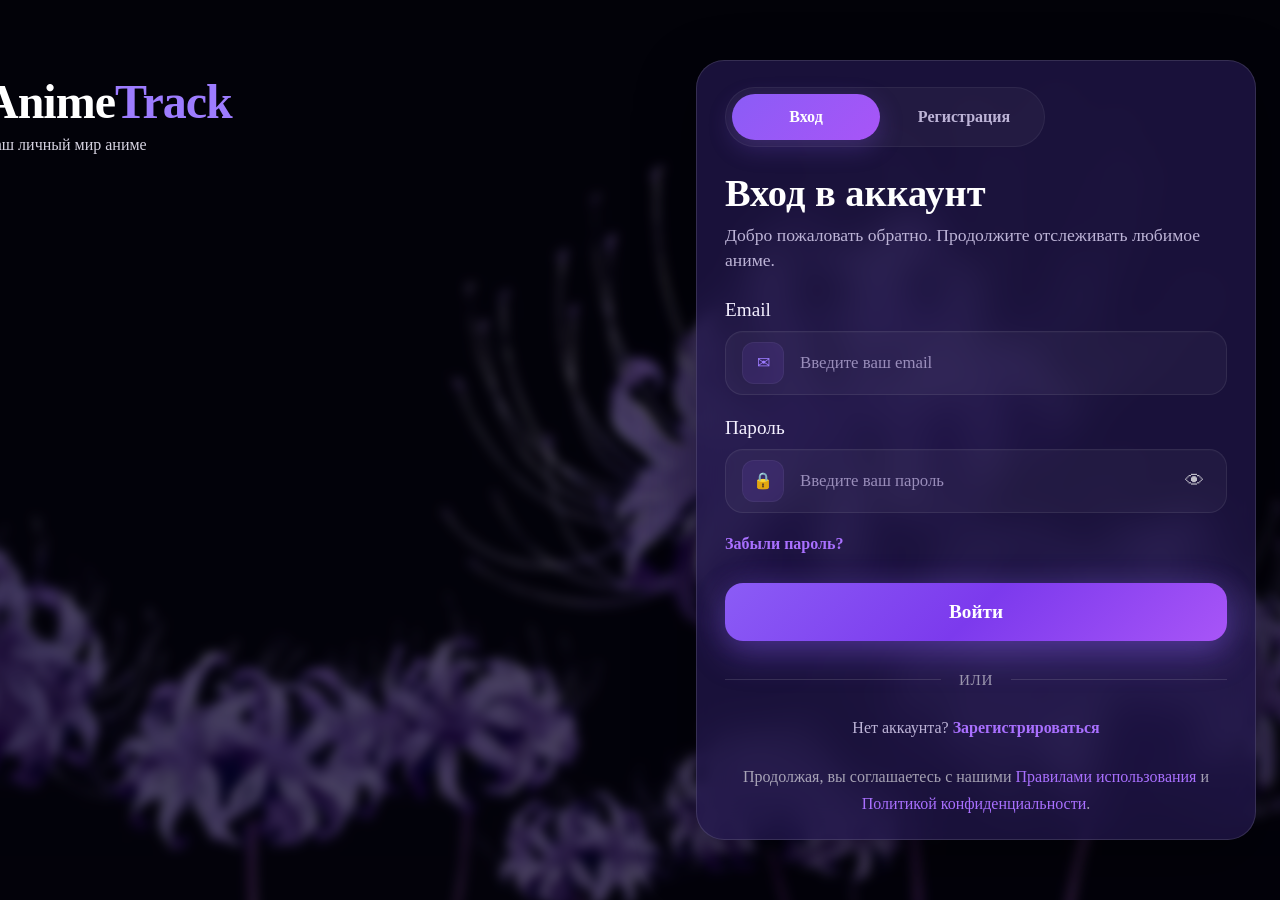
<file: frontend/pages/profile.html>
<!DOCTYPE html>
<html lang="ru">
<head>
    <meta charset="UTF-8" />
    <meta name="viewport" content="width=device-width, initial-scale=1.0" />
    <title>AnimeTrack — Профиль</title>
    <link rel="stylesheet" href="../css/style.css" />
</head>
<body class="profile-page">
    <div class="page-shell">
        <div id="siteHeader"></div>

        <main class="profile-layout">
            <aside class="profile-sidebar glass">
                <nav class="profile-menu">
                    <a class="active" href="profile.html">Мой профиль</a>
                    <a href="list.html">Мой список</a>
                    <a href="bookmarks.html">Закладки</a>
                    <a href="reviews.html">Отзывы</a>
                </nav>

                <div class="profile-sidebar-card">
                    <p>
                        Отслеживайте, оценивайте и сохраняйте любимые аниме вместе с AnimeTrack.
                    </p>
                </div>
            </aside>

            <section class="profile-content">
                <section class="profile-hero glass">
                    <div class="profile-avatar" id="profileAvatar">A</div>

                    <div class="profile-main-info">
                        <h1 id="profileName">Пользователь</h1>
                        <p id="profileEmail">@email</p>
                        <p id="profileDate">Дата регистрации: —</p>

                        <p class="profile-description">
                            Личный профиль пользователя AnimeTrack.
                        </p>

                        <button type="button" class="secondary-btn" id="logoutBtn">
                            Выйти из аккаунта
                        </button>
                    </div>
                </section>

                <section class="profile-stats glass">
                    <div class="profile-stat">
                        <span>Всего в списке</span>
                        <strong id="totalListCount">0</strong>
                        <p>аниме</p>
                    </div>

                    <div class="profile-stat">
                        <span>Смотрю</span>
                        <strong id="watchingCount">0</strong>
                        <p>аниме</p>
                    </div>

                    <div class="profile-stat">
                        <span>Запланировано</span>
                        <strong id="plannedCount">0</strong>
                        <p>аниме</p>
                    </div>

                    <div class="profile-stat">
                        <span>Закладки</span>
                        <strong id="bookmarksCount">0</strong>
                        <p>аниме</p>
                    </div>

                    <div class="profile-stat">
                        <span>Средняя оценка</span>
                        <strong id="averageScore">—</strong>
                        <p>из 10</p>
                    </div>

                    <div class="profile-stat">
                        <span>Отзывы</span>
                        <strong id="reviewsCount">0</strong>
                        <p>написано</p>
                    </div>
                </section>

                <section class="profile-grid">
                    <div class="profile-panel glass">
                        <div class="profile-panel-head">
                            <h2>Продолжаю смотреть</h2>
                            <a href="list.html">Смотреть все</a>
                        </div>

                        <div id="watchingList" class="profile-mini-list">
                            <p>Загрузка...</p>
                        </div>
                    </div>

                    <div class="profile-panel glass">
                        <div class="profile-panel-head">
                            <h2>Последние отзывы</h2>
                            <a href="reviews.html">Смотреть все</a>
                        </div>

                        <div id="profileReviews" class="profile-review-list">
                            <p>Загрузка...</p>
                        </div>
                    </div>

                    <div class="profile-panel glass profile-wide-panel">
                        <div class="profile-panel-head">
                            <h2>Недавно добавленные в закладки</h2>
                            <a href="bookmarks.html">Смотреть все</a>
                        </div>

                        <div id="profileBookmarks" class="profile-bookmark-row">
                            <p>Загрузка...</p>
                        </div>
                    </div>
                </section>
            </section>
        </main>
    </div>

    <script src="../js/header.js"></script>
    <script src="../js/profile.js"></script>
</body>
</html>
</file>
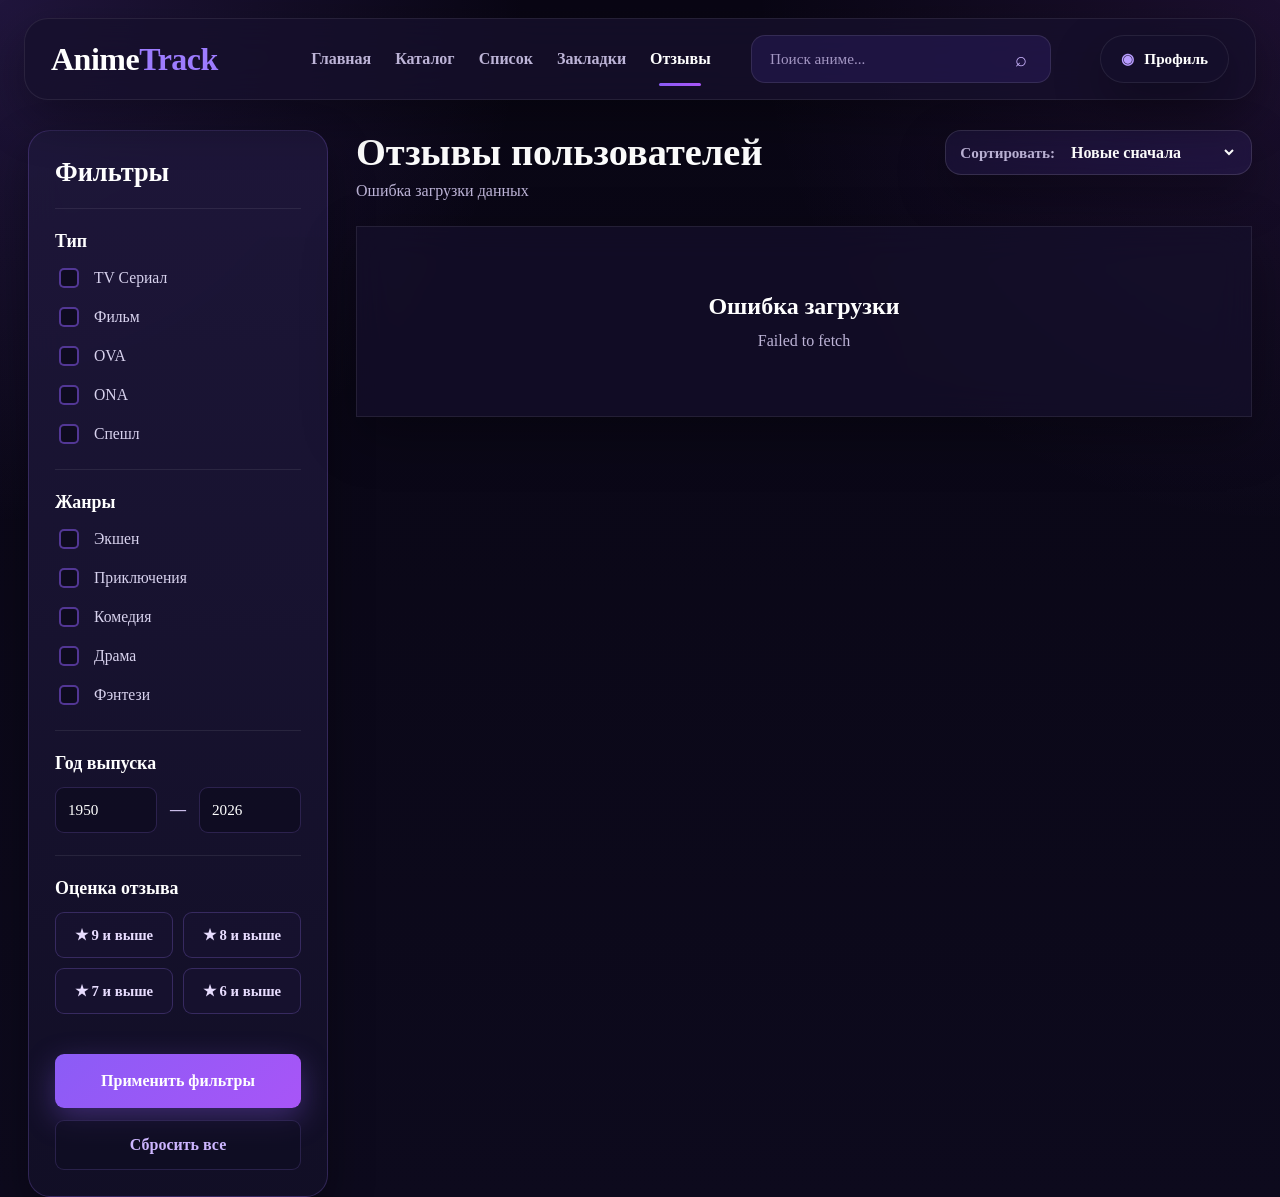
<file: frontend/pages/reviews.html>
<!DOCTYPE html>
<html lang="ru">
<head>
    <meta charset="UTF-8" />
    <meta name="viewport" content="width=device-width, initial-scale=1.0" />
    <title>AnimeTrack — Отзывы</title>
    <link rel="stylesheet" href="../css/style.css" />
</head>
<body class="reviews-page">
    <div class="page-shell">
        <div id="siteHeader"></div>

        <main class="reviews-layout">
            <aside class="filters-panel glass">
                <h2>Фильтры</h2>

                <div class="filter-group">
                    <div class="filter-title-row">
                        <h3>Тип</h3>
                    </div>

                    <label class="filter-check">
                        <input type="checkbox" name="reviewType" value="TV Сериал">
                        <span>TV Сериал</span>
                    </label>

                    <label class="filter-check">
                        <input type="checkbox" name="reviewType" value="Фильм">
                        <span>Фильм</span>
                    </label>

                    <label class="filter-check">
                        <input type="checkbox" name="reviewType" value="OVA">
                        <span>OVA</span>
                    </label>

                    <label class="filter-check">
                        <input type="checkbox" name="reviewType" value="ONA">
                        <span>ONA</span>
                    </label>

                    <label class="filter-check">
                        <input type="checkbox" name="reviewType" value="Спешл">
                        <span>Спешл</span>
                    </label>
                </div>

                <div class="filter-group">
                    <div class="filter-title-row">
                        <h3>Жанры</h3>
                    </div>

                    <label class="filter-check">
                        <input type="checkbox" name="reviewGenre" value="Экшен">
                        <span>Экшен</span>
                    </label>

                    <label class="filter-check">
                        <input type="checkbox" name="reviewGenre" value="Приключения">
                        <span>Приключения</span>
                    </label>

                    <label class="filter-check">
                        <input type="checkbox" name="reviewGenre" value="Комедия">
                        <span>Комедия</span>
                    </label>

                    <label class="filter-check">
                        <input type="checkbox" name="reviewGenre" value="Драма">
                        <span>Драма</span>
                    </label>

                    <label class="filter-check">
                        <input type="checkbox" name="reviewGenre" value="Фэнтези">
                        <span>Фэнтези</span>
                    </label>
                </div>

                <div class="filter-group">
                    <h3>Год выпуска</h3>

                    <div class="year-filter-row">
                        <input id="reviewYearFromInput" type="number" value="1950" min="1950" max="2026">
                        <span>—</span>
                        <input id="reviewYearToInput" type="number" value="2026" min="1950" max="2026">
                    </div>
                </div>

                <div class="filter-group">
                    <h3>Оценка отзыва</h3>

                    <div class="rating-filter-grid">
                        <button type="button" class="filter-chip" data-rating="9">★ 9 и выше</button>
                        <button type="button" class="filter-chip" data-rating="8">★ 8 и выше</button>
                        <button type="button" class="filter-chip" data-rating="7">★ 7 и выше</button>
                        <button type="button" class="filter-chip" data-rating="6">★ 6 и выше</button>
                    </div>
                </div>

                <button type="button" id="applyReviewFiltersBtn" class="primary-btn wide-btn">
                    Применить фильтры
                </button>

                <button type="button" id="resetReviewFiltersBtn" class="secondary-btn wide-btn">
                    Сбросить все
                </button>
            </aside>

            <section class="reviews-content">
                <div class="reviews-head">
                    <div>
                        <h1>Отзывы пользователей</h1>
                        <p id="reviewsCount">Загрузка...</p>
                    </div>

                    <div class="sort-box glass">
                        <span>Сортировать:</span>
                        <select id="reviewsSortSelect">
                            <option value="date">Новые сначала</option>
                            <option value="score">По оценке</option>
                            <option value="title">По названию</option>
                        </select>
                    </div>
                </div>

                <div id="reviewsList" class="reviews-feed">
                    <p>Загрузка отзывов...</p>
                </div>
            </section>
        </main>
    </div>

    <script src="../js/header.js"></script>
    <script src="../js/reviews.js"></script>
</body>
</html>
</file>
<file: fronted/style.css>
* {
    box-sizing: border-box;
}

:root {
    --bg-main: #0f0b1f;
    --bg-secondary: #17112f;
    --glass: rgba(120, 92, 255, 0.10);
    --glass-border: rgba(255, 255, 255, 0.12);
    --text-main: #f4f0ff;
    --text-soft: #c9bce8;
    --accent: #8b5cf6;
    --accent-2: #a855f7;
    --card: rgba(33, 22, 70, 0.9);
    --shadow: 0 10px 30px rgba(0, 0, 0, 0.35);
    --radius-xl: 28px;
    --radius-lg: 22px;
    --radius-md: 18px;
    --radius-sm: 14px;
}

body {
    margin: 0;
    font-family: Inter, Arial, sans-serif;
    color: var(--text-main);
    background:
        radial-gradient(circle at top center, rgba(139, 92, 246, 0.22), transparent 35%),
        radial-gradient(circle at right top, rgba(168, 85, 247, 0.16), transparent 30%),
        linear-gradient(180deg, #120d25 0%, #0d0a1d 100%);
    min-height: 100vh;
}

.page-shell {
    width: min(1440px, calc(100% - 48px));
    margin: 20px auto;
    padding: 0 0 24px;
}

.glass {
    background: var(--glass);
    backdrop-filter: blur(18px);
    -webkit-backdrop-filter: blur(18px);
    border: 1px solid var(--glass-border);
    box-shadow: var(--shadow);
}

.header {
    display: grid;
    grid-template-columns: 180px 1fr 180px;
    align-items: center;
    gap: 20px;
    padding: 18px 24px;
    border-radius: var(--radius-xl);
    background: rgba(22, 16, 44, 0.78);
}

.logo {
    font-size: 2rem;
    font-weight: 800;
    letter-spacing: -0.5px;
}

.logo span {
    color: #9d7cff;
}

.nav {
    display: flex;
    justify-content: center;
    gap: 34px;
}

.nav a {
    color: var(--text-soft);
    text-decoration: none;
    font-size: 1rem;
    position: relative;
    transition: 0.2s ease;
}

.nav a:hover,
.nav a.active {
    color: white;
}

.nav a.active::after {
    content: "";
    position: absolute;
    left: 50%;
    bottom: -16px;
    transform: translateX(-50%);
    width: 34px;
    height: 3px;
    border-radius: 999px;
    background: linear-gradient(90deg, var(--accent), var(--accent-2));
}

.profile-btn {
    justify-self: end;
    display: flex;
    align-items: center;
    gap: 10px;
    padding: 12px 18px;
    border-radius: 999px;
    color: white;
    font-size: 0.95rem;
}

.profile-icon {
    color: #b89cff;
}

.search-row {
    display: flex;
    justify-content: center;
    margin: 22px 0 26px;
}

.search-box {
    width: min(620px, 100%);
    display: flex;
    align-items: center;
    gap: 12px;
    padding: 10px 12px;
    border-radius: 999px;
    background: rgba(70, 43, 151, 0.28);
}

.search-box input {
    flex: 1;
    border: none;
    outline: none;
    background: transparent;
    color: white;
    font-size: 1rem;
    padding: 10px 14px;
}

.search-box input::placeholder {
    color: #c9bce8;
}

.search-box button {
    border: none;
    border-radius: 999px;
    padding: 12px 22px;
    cursor: pointer;
    color: white;
    font-weight: 600;
    background: linear-gradient(135deg, var(--accent), var(--accent-2));
}

.main-content {
    display: flex;
    flex-direction: column;
    gap: 34px;
}

.hero {
    display: grid;
    grid-template-columns: 1.05fr 1fr;
    gap: 24px;
    padding: 34px;
    border-radius: var(--radius-xl);
    background:
        linear-gradient(135deg, rgba(74, 40, 167, 0.35), rgba(23, 12, 53, 0.75)),
        rgba(20, 14, 41, 0.85);
}

.hero-text {
    display: flex;
    flex-direction: column;
    justify-content: center;
}

.hero-label {
    color: #b89cff;
    font-size: 0.95rem;
    margin-bottom: 18px;
    letter-spacing: 0.04em;
}

.hero h1 {
    font-size: clamp(2.8rem, 4vw, 4.4rem);
    line-height: 1.05;
    margin: 0 0 18px;
}

.hero p {
    color: var(--text-soft);
    font-size: 1.15rem;
    line-height: 1.6;
    max-width: 520px;
    margin: 0 0 26px;
}

.hero-actions {
    display: flex;
    gap: 16px;
}

.primary-btn,
.secondary-btn,
.see-all-btn,
.slider-arrow {
    border: none;
    cursor: pointer;
    transition: 0.2s ease;
}

.primary-btn,
.secondary-btn {
    padding: 15px 26px;
    border-radius: 999px;
    font-size: 1rem;
    font-weight: 600;
}

.primary-btn {
    color: white;
    background: linear-gradient(135deg, var(--accent), var(--accent-2));
    box-shadow: 0 10px 30px rgba(139, 92, 246, 0.35);
}

.secondary-btn {
    color: white;
    background: rgba(255, 255, 255, 0.06);
    border: 1px solid rgba(255, 255, 255, 0.12);
}

.hero-image {
    display: flex;
    align-items: stretch;
    justify-content: center;
}

.hero-placeholder {
    width: 100%;
    min-height: 360px;
    border-radius: var(--radius-lg);
    background:
        linear-gradient(180deg, rgba(176, 115, 255, 0.18), rgba(34, 21, 76, 0.2)),
        #2a1c55;
    border: 1px solid rgba(255, 255, 255, 0.08);
    display: flex;
    align-items: center;
    justify-content: center;
    color: #d8cfff;
    font-size: 1.2rem;
}

.content-section {
    display: flex;
    flex-direction: column;
    gap: 16px;
}

.section-head {
    display: flex;
    align-items: center;
    justify-content: space-between;
    padding: 0 6px;
}

.section-head h2 {
    margin: 0;
    font-size: 2rem;
}

.see-all-btn {
    padding: 12px 18px;
    border-radius: 999px;
    color: white;
    background: rgba(122, 90, 230, 0.22);
    border: 1px solid rgba(255, 255, 255, 0.1);
}

.slider-wrapper {
    position: relative;
}

.anime-row {
    display: flex;
    gap: 18px;
    overflow-x: auto;
    overflow-y: hidden;
    scroll-behavior: smooth;
    padding: 6px 44px;
}

.anime-row::-webkit-scrollbar {
    height: 8px;
}

.anime-row::-webkit-scrollbar-thumb {
    background: rgba(167, 139, 250, 0.35);
    border-radius: 999px;
}

.anime-card-link {
    text-decoration: none;
    color: inherit;
}

.anime-card {
    min-width: 250px;
    max-width: 250px;
    background: rgba(33, 22, 70, 0.92);
    border: 1px solid rgba(255, 255, 255, 0.08);
    border-radius: 24px;
    overflow: hidden;
    box-shadow: var(--shadow);
    flex-shrink: 0;
}

.anime-card img {
    width: 100%;
    height: 330px;
    object-fit: cover;
    background: #31245f;
    display: block;
}

.anime-card-content {
    padding: 16px 16px 18px;
}

.anime-card h3 {
    margin: 0 0 8px;
    font-size: 1.08rem;
    line-height: 1.35;
}

.anime-card p {
    margin: 5px 0;
    color: var(--text-soft);
    font-size: 0.95rem;
    line-height: 1.4;
}

.slider-arrow {
    position: absolute;
    top: 45%;
    transform: translateY(-50%);
    width: 44px;
    height: 44px;
    border-radius: 999px;
    color: white;
    font-size: 1.8rem;
    background: rgba(122, 90, 230, 0.35);
    backdrop-filter: blur(10px);
    z-index: 5;
}

.slider-arrow.left {
    left: 0;
}

.slider-arrow.right {
    right: 0;
}

.search-row-results {
    padding-left: 0;
    padding-right: 0;
}

.footer {
    margin-top: 28px;
    padding: 22px 28px;
    border-radius: var(--radius-xl);
    display: flex;
    justify-content: space-between;
    align-items: center;
    background: rgba(22, 16, 44, 0.78);
}

.footer-brand p {
    color: var(--text-soft);
    margin: 8px 0 0;
    font-size: 0.92rem;
}

.footer-links {
    display: flex;
    gap: 24px;
}

.footer-links a {
    text-decoration: none;
    color: var(--text-soft);
}

.anime-page-top {
    padding: 28px;
    border-radius: var(--radius-xl);
    background: rgba(22, 16, 44, 0.78);
}

.anime-top-layout {
    display: grid;
    grid-template-columns: 320px 1fr 320px;
    gap: 24px;
    align-items: start;
}

.anime-poster-column {
    display: flex;
    flex-direction: column;
    gap: 16px;
}

.anime-big-poster {
    width: 100%;
    border-radius: 24px;
    object-fit: cover;
    height: 480px;
    background: #31245f;
    box-shadow: var(--shadow);
}

.wide-btn {
    width: 100%;
}

.anime-main-info h1 {
    margin: 8px 0;
    font-size: 3.2rem;
    line-height: 1.05;
}

.original-subtitle {
    margin: 0 0 18px;
    color: var(--text-soft);
    font-weight: 500;
}

.breadcrumbs {
    display: flex;
    gap: 10px;
    color: var(--text-soft);
    font-size: 0.95rem;
    margin-bottom: 10px;
}

.breadcrumbs a {
    color: #cdb6ff;
    text-decoration: none;
}

.meta-pills {
    display: flex;
    flex-wrap: wrap;
    gap: 10px;
    margin: 16px 0;
}

.pill {
    padding: 10px 16px;
    border-radius: 999px;
    background: rgba(139, 92, 246, 0.22);
    border: 1px solid rgba(255, 255, 255, 0.08);
    color: white;
    font-size: 0.95rem;
}

.pill.secondary {
    background: rgba(168, 85, 247, 0.14);
}

.anime-main-description {
    color: var(--text-soft);
    line-height: 1.75;
    font-size: 1rem;
    margin: 20px 0;
}

.action-buttons {
    display: flex;
    flex-wrap: wrap;
    gap: 14px;
    margin-top: 24px;
}

.anime-side-info {
    padding: 22px;
    border-radius: 24px;
    background: rgba(120, 92, 255, 0.10);
}

.anime-side-info h3 {
    margin-top: 0;
    margin-bottom: 18px;
}

.info-line {
    display: flex;
    flex-direction: column;
    gap: 6px;
    margin-bottom: 16px;
}

.info-line span:first-child {
    color: var(--text-soft);
    font-size: 0.95rem;
}

.info-line span:last-child {
    color: white;
    line-height: 1.5;
}

.anime-page-bottom {
    margin-top: 24px;
    display: grid;
    grid-template-columns: 1fr 320px;
    gap: 24px;
}

.anime-tabs {
    padding: 24px;
    border-radius: var(--radius-xl);
    background: rgba(22, 16, 44, 0.78);
}

.tabs-row {
    display: flex;
    gap: 14px;
    margin-bottom: 24px;
    border-bottom: 1px solid rgba(255,255,255,0.08);
    padding-bottom: 14px;
}

.tab-btn {
    border: none;
    background: transparent;
    color: var(--text-soft);
    cursor: pointer;
    font-size: 1rem;
    padding: 10px 14px;
    border-radius: 999px;
}

.tab-btn.active {
    color: white;
    background: rgba(139, 92, 246, 0.18);
}

.reviews-header {
    display: flex;
    justify-content: space-between;
    align-items: center;
    margin-bottom: 20px;
}

.reviews-header h2 {
    margin: 0;
}

.reviews-list {
    display: flex;
    flex-direction: column;
    gap: 16px;
}

.review-card {
    padding: 18px;
    border-radius: 20px;
    background: rgba(120, 92, 255, 0.08);
}

.review-user {
    font-weight: 700;
    margin-bottom: 6px;
}

.review-score {
    color: var(--text-soft);
    font-size: 0.95rem;
}

.review-text {
    color: var(--text-soft);
    line-height: 1.7;
    margin: 12px 0 0;
}

.rating-panel {
    padding: 24px;
    border-radius: var(--radius-xl);
    background: rgba(22, 16, 44, 0.78);
    height: fit-content;
}

.rating-panel h3 {
    margin-top: 0;
}

.big-rating {
    font-size: 4rem;
    font-weight: 800;
    margin: 16px 0 8px;
}

.stars {
    color: #9d7cff;
    font-size: 1.8rem;
    letter-spacing: 4px;
    margin-bottom: 12px;
}

@media (max-width: 1200px) {
    .anime-top-layout {
        grid-template-columns: 280px 1fr;
    }

    .anime-side-info {
        grid-column: 1 / -1;
    }

    .anime-page-bottom {
        grid-template-columns: 1fr;
    }
}

@media (max-width: 1100px) {
    .header {
        grid-template-columns: 1fr;
        justify-items: center;
    }

    .profile-btn {
        justify-self: center;
    }

    .hero {
        grid-template-columns: 1fr;
    }
}

@media (max-width: 860px) {
    .anime-top-layout {
        grid-template-columns: 1fr;
    }

    .anime-big-poster {
        max-width: 320px;
        height: auto;
    }

    .anime-main-info h1 {
        font-size: 2.4rem;
    }

    .reviews-header {
        flex-direction: column;
        align-items: flex-start;
        gap: 14px;
    }
}

@media (max-width: 760px) {
    .page-shell {
        width: calc(100% - 20px);
        margin: 10px auto;
    }

    .nav {
        flex-wrap: wrap;
        gap: 18px;
    }

    .search-box {
        width: 100%;
    }

    .hero h1 {
        font-size: 2.3rem;
    }

    .anime-card {
        min-width: 210px;
        max-width: 210px;
    }

    .anime-card img {
        height: 290px;
    }

    .footer {
        flex-direction: column;
        gap: 18px;
        align-items: flex-start;
    }
} 

.auth-page {
    min-height: 100vh;
    display: flex;
    align-items: center;
    justify-content: center;
    padding: 24px;
    background:
        radial-gradient(circle at top center, rgba(139, 92, 246, 0.18), transparent 30%),
        radial-gradient(circle at left bottom, rgba(168, 85, 247, 0.14), transparent 35%),
        linear-gradient(180deg, #090614 0%, #0d0a1d 100%);
}

.auth-layout {
    width: min(1240px, 100%);
    min-height: 720px;
    display: grid;
    grid-template-columns: 0.92fr 1fr;
    border-radius: 28px;
    overflow: hidden;
    background: rgba(13, 10, 29, 0.72);
    border: 1px solid rgba(255, 255, 255, 0.06);
    box-shadow: 0 20px 70px rgba(0, 0, 0, 0.45);
}

.auth-left {
    position: relative;
    padding: 40px 36px 28px;
    display: flex;
    flex-direction: column;
    justify-content: space-between;
    background:
        linear-gradient(rgba(10, 7, 26, 0.18), rgba(10, 7, 26, 0.28)),
        url("images/a_clean_dark_purple_ui_design_login_screen_for_a.png") center/cover no-repeat;
}

.auth-left::after {
    content: "";
    position: absolute;
    inset: 0;
    background:
        linear-gradient(180deg, rgba(10, 7, 26, 0.18) 0%, rgba(10, 7, 26, 0.48) 100%);
    pointer-events: none;
}

.auth-left > * {
    position: relative;
    z-index: 1;
}

.auth-brand {
    display: flex;
    flex-direction: column;
    gap: 10px;
}

.auth-brand .logo {
    font-size: 3rem;
    font-weight: 800;
    line-height: 1;
    letter-spacing: -1px;
}

.auth-brand .logo span {
    color: #9d7cff;
}

.auth-brand-subtitle {
    font-size: 1rem;
    color: rgba(244, 240, 255, 0.86);
}

.auth-features {
    display: flex;
    flex-direction: column;
    gap: 28px;
    max-width: 440px;
}

.auth-feature {
    display: grid;
    grid-template-columns: 64px 1fr;
    gap: 18px;
    align-items: start;
}

.auth-feature-icon {
    width: 64px;
    height: 64px;
    border-radius: 18px;
    display: flex;
    align-items: center;
    justify-content: center;
    font-size: 1.4rem;
    background: rgba(139, 92, 246, 0.14);
    border: 1px solid rgba(255, 255, 255, 0.08);
    backdrop-filter: blur(16px);
    box-shadow: 0 12px 26px rgba(0, 0, 0, 0.22);
}

.auth-feature h3 {
    margin: 0 0 8px;
    font-size: 1.5rem;
    line-height: 1.15;
}

.auth-feature p {
    margin: 0;
    color: var(--text-soft);
    font-size: 1rem;
    line-height: 1.6;
}

.auth-copyright {
    margin-top: 32px;
    color: rgba(244, 240, 255, 0.72);
    font-size: 1.1rem;
}

.auth-right {
    padding: 32px;
    display: flex;
    align-items: center;
    justify-content: center;
    background:
        radial-gradient(circle at top center, rgba(139, 92, 246, 0.10), transparent 36%),
        linear-gradient(180deg, rgba(21, 15, 43, 0.94) 0%, rgba(12, 9, 28, 0.98) 100%);
}

.auth-card {
    width: min(760px, 100%);
    padding: 28px 30px 24px;
    border-radius: 28px;
    background: rgba(35, 24, 76, 0.58);
    border: 1px solid rgba(255, 255, 255, 0.10);
    backdrop-filter: blur(20px);
    box-shadow: 0 18px 60px rgba(0, 0, 0, 0.34);
}

.auth-tabs {
    display: inline-flex;
    gap: 10px;
    margin-bottom: 26px;
    padding: 6px;
    border-radius: 999px;
    background: rgba(255, 255, 255, 0.04);
    border: 1px solid rgba(255, 255, 255, 0.06);
}

.auth-tab {
    border: none;
    min-width: 148px;
    height: 46px;
    padding: 0 22px;
    border-radius: 999px;
    background: transparent;
    color: var(--text-soft);
    font-size: 1rem;
    font-weight: 600;
    cursor: pointer;
    transition: 0.25s ease;
}

.auth-tab.active {
    color: #fff;
    background: linear-gradient(135deg, var(--accent), var(--accent-2));
    box-shadow: 0 8px 24px rgba(139, 92, 246, 0.25);
}

.auth-header {
    margin-bottom: 26px;
}

.auth-header h1 {
    margin: 0 0 10px;
    font-size: clamp(2rem, 3vw, 3rem);
    line-height: 1.05;
}

.auth-header p {
    margin: 0;
    color: var(--text-soft);
    font-size: 1.1rem;
    line-height: 1.4;
}

.auth-message {
    display: none;
    margin-bottom: 20px;
    padding: 14px 18px;
    border-radius: 16px;
    font-size: 1rem;
    line-height: 1.5;
}

.auth-message.success {
    background: rgba(34, 197, 94, 0.14);
    border: 1px solid rgba(34, 197, 94, 0.28);
    color: #d6ffe3;
}

.auth-message.error {
    background: rgba(239, 68, 68, 0.14);
    border: 1px solid rgba(239, 68, 68, 0.28);
    color: #ffd4d4;
}

.auth-form {
    display: flex;
    flex-direction: column;
    gap: 22px;
}

.auth-form.hidden {
    display: none;
}

.auth-field-group {
    display: flex;
    flex-direction: column;
    gap: 10px;
}

.auth-field-group label {
    font-size: 1.2rem;
    font-weight: 500;
    color: #f4f0ff;
}

.auth-input-wrap {
    position: relative;
    display: flex;
    align-items: center;
    min-height: 64px;
    padding: 0 16px 0 72px;
    border-radius: 18px;
    background: rgba(255, 255, 255, 0.035);
    border: 1px solid rgba(255, 255, 255, 0.08);
    box-shadow: inset 0 1px 0 rgba(255,255,255,0.02);
}

.auth-input-icon {
    position: absolute;
    left: 16px;
    width: 42px;
    height: 42px;
    border-radius: 12px;
    display: flex;
    align-items: center;
    justify-content: center;
    color: #9d7cff;
    background: rgba(139, 92, 246, 0.12);
    border: 1px solid rgba(255,255,255,0.05);
    font-size: 1rem;
}

.auth-input-wrap input {
    width: 100%;
    border: none;
    outline: none;
    background: transparent;
    color: #fff;
    font-size: 1.05rem;
    padding-right: 54px;
}

.auth-input-wrap input::placeholder {
    color: rgba(201, 188, 232, 0.70);
}

.password-toggle {
    position: absolute;
    right: 16px;
    border: none;
    background: transparent;
    color: rgba(255,255,255,0.72);
    font-size: 1.2rem;
    cursor: pointer;
}

.auth-row-between {
    display: flex;
    align-items: center;
    justify-content: space-between;
    gap: 16px;
    flex-wrap: wrap;
}

.auth-checkbox {
    display: inline-flex;
    align-items: center;
    gap: 10px;
    color: var(--text-soft);
    font-size: 1rem;
}

.auth-checkbox input {
    width: 18px;
    height: 18px;
    accent-color: #8b5cf6;
}

.auth-link {
    color: #a970ff;
    text-decoration: none;
    font-weight: 600;
}

.auth-link:hover {
    color: #c7a8ff;
}

.auth-submit {
    margin-top: 8px;
    height: 58px;
    border: none;
    border-radius: 18px;
    color: #fff;
    font-size: 1.2rem;
    font-weight: 700;
    cursor: pointer;
    background: linear-gradient(135deg, #8b5cf6, #7c3aed 50%, #a855f7);
    box-shadow:
        0 14px 34px rgba(139, 92, 246, 0.34),
        0 0 30px rgba(139, 92, 246, 0.18);
    transition: transform 0.2s ease, box-shadow 0.2s ease;
}

.auth-submit:hover {
    transform: translateY(-1px);
    box-shadow:
        0 16px 38px rgba(139, 92, 246, 0.42),
        0 0 36px rgba(139, 92, 246, 0.22);
}

.auth-divider {
    display: flex;
    align-items: center;
    gap: 18px;
    color: rgba(255,255,255,0.54);
    margin: 8px 0 4px;
    font-size: 0.95rem;
    text-transform: uppercase;
    letter-spacing: 0.04em;
}

.auth-divider::before,
.auth-divider::after {
    content: "";
    flex: 1;
    height: 1px;
    background: rgba(255,255,255,0.12);
}

.auth-social-btn {
    width: 100%;
    height: 74px;
    border-radius: 22px;
    border: 1px solid rgba(255,255,255,0.10);
    background: rgba(255,255,255,0.02);
    color: #fff;
    font-size: 1.5rem;
    font-weight: 600;
    cursor: pointer;
}

.auth-switch-text {
    text-align: center;
    color: var(--text-soft);
    font-size: 1rem;
    margin-top: 4px;
}

.auth-legal {
    margin-top: 26px;
    text-align: center;
    color: rgba(255,255,255,0.60);
    font-size: 1rem;
    line-height: 1.7;
}

.auth-legal a {
    color: #a970ff;
    text-decoration: none;
}

@media (max-width: 1280px) {
    .auth-layout {
        grid-template-columns: 0.92fr 1.08fr;
    }

    .auth-brand .logo {
        font-size: 3.2rem;
    }

    .auth-feature h3 {
        font-size: 1.6rem;
    }

    .auth-feature p {
        font-size: 1.08rem;
    }

    .auth-header h1 {
        font-size: 3rem;
    }

    .auth-header p {
        font-size: 1.3rem;
    }

    .auth-input-wrap {
        min-height: 72px;
    }

    .auth-submit {
        height: 64px;
        font-size: 1.55rem;
    }

    .auth-social-btn {
        height: 62px;
        font-size: 1.2rem;
    }
}

@media (max-width: 980px) {
    .auth-layout {
        grid-template-columns: 1fr;
        min-height: auto;
    }

    .auth-left {
        min-height: 420px;
    }

    .auth-right {
        padding: 24px 18px 28px;
    }

    .auth-card {
        padding: 26px 20px 22px;
    }

    .auth-header h1 {
        font-size: 2.3rem;
    }

    .auth-header p {
        font-size: 1.08rem;
    }

    .auth-input-wrap {
        min-height: 62px;
        padding-left: 72px;
        border-radius: 18px;
    }

    .auth-input-icon {
        width: 44px;
        height: 44px;
        border-radius: 14px;
    }

    .auth-input-wrap input {
        font-size: 1.05rem;
    }

    .auth-submit {
        height: 58px;
        font-size: 1.25rem;
        border-radius: 18px;
    }

    .auth-social-btn {
        height: 56px;
        font-size: 1.05rem;
        border-radius: 18px;
    }
}

@media (max-width: 640px) {
    .auth-page {
        padding: 14px;
    }

    .auth-left {
        padding: 28px 20px;
    }

    .auth-brand .logo {
        font-size: 2.5rem;
    }

    .auth-brand-subtitle {
        font-size: 1rem;
    }

    .auth-feature {
        grid-template-columns: 58px 1fr;
    }

    .auth-feature-icon {
        width: 58px;
        height: 58px;
        border-radius: 18px;
        font-size: 1.3rem;
    }

    .auth-feature h3 {
        font-size: 1.28rem;
    }

    .auth-feature p {
        font-size: 0.95rem;
    }

    .auth-tabs {
        width: 100%;
        display: flex;
    }

    .auth-tab {
        flex: 1;
        min-width: 0;
    }

    .auth-row-between {
        align-items: flex-start;
        flex-direction: column;
    }
}
</file>
<file: frontend/style.css>
* {
    box-sizing: border-box;
}

:root {
    --bg-main: #0f0b1f;
    --bg-secondary: #17112f;
    --glass: rgba(120, 92, 255, 0.10);
    --glass-border: rgba(255, 255, 255, 0.12);
    --text-main: #f4f0ff;
    --text-soft: #c9bce8;
    --accent: #8b5cf6;
    --accent-2: #a855f7;
    --card: rgba(33, 22, 70, 0.9);
    --shadow: 0 10px 30px rgba(0, 0, 0, 0.35);
    --radius-xl: 28px;
    --radius-lg: 22px;
    --radius-md: 18px;
    --radius-sm: 14px;
}

body {
    margin: 0;
    font-family: Inter, Arial, sans-serif;
    color: var(--text-main);
    background:
        radial-gradient(circle at top center, rgba(139, 92, 246, 0.22), transparent 35%),
        radial-gradient(circle at right top, rgba(168, 85, 247, 0.16), transparent 30%),
        linear-gradient(180deg, #120d25 0%, #0d0a1d 100%);
    min-height: 100vh;
}

.page-shell {
    width: min(1440px, calc(100% - 48px));
    margin: 20px auto;
    padding: 0 0 24px;
}

.glass {
    background: var(--glass);
    backdrop-filter: blur(18px);
    -webkit-backdrop-filter: blur(18px);
    border: 1px solid var(--glass-border);
    box-shadow: var(--shadow);
}

.header {
    display: grid;
    grid-template-columns: 180px 1fr 180px;
    align-items: center;
    gap: 20px;
    padding: 18px 24px;
    border-radius: var(--radius-xl);
    background: rgba(22, 16, 44, 0.78);
}

.logo {
    font-size: 2rem;
    font-weight: 800;
    letter-spacing: -0.5px;
}

.logo span {
    color: #9d7cff;
}

.nav {
    display: flex;
    justify-content: center;
    gap: 34px;
}

.nav a {
    color: var(--text-soft);
    text-decoration: none;
    font-size: 1rem;
    position: relative;
    transition: 0.2s ease;
}

.nav a:hover,
.nav a.active {
    color: white;
}

.nav a.active::after {
    content: "";
    position: absolute;
    left: 50%;
    bottom: -16px;
    transform: translateX(-50%);
    width: 34px;
    height: 3px;
    border-radius: 999px;
    background: linear-gradient(90deg, var(--accent), var(--accent-2));
}

.profile-btn {
    justify-self: end;
    display: flex;
    align-items: center;
    gap: 10px;
    padding: 12px 18px;
    border-radius: 999px;
    color: white;
    font-size: 0.95rem;
}

.profile-icon {
    color: #b89cff;
}

.search-row {
    display: flex;
    justify-content: center;
    margin: 22px 0 26px;
}

.search-box {
    width: min(620px, 100%);
    display: flex;
    align-items: center;
    gap: 12px;
    padding: 10px 12px;
    border-radius: 999px;
    background: rgba(70, 43, 151, 0.28);
}

.search-box input {
    flex: 1;
    border: none;
    outline: none;
    background: transparent;
    color: white;
    font-size: 1rem;
    padding: 10px 14px;
}

.search-box input::placeholder {
    color: #c9bce8;
}

.search-box button {
    border: none;
    border-radius: 999px;
    padding: 12px 22px;
    cursor: pointer;
    color: white;
    font-weight: 600;
    background: linear-gradient(135deg, var(--accent), var(--accent-2));
}

.main-content {
    display: flex;
    flex-direction: column;
    gap: 34px;
}

.hero {
    display: grid;
    grid-template-columns: 1.05fr 1fr;
    gap: 24px;
    padding: 34px;
    border-radius: var(--radius-xl);
    background:
        linear-gradient(135deg, rgba(74, 40, 167, 0.35), rgba(23, 12, 53, 0.75)),
        rgba(20, 14, 41, 0.85);
}

.hero-text {
    display: flex;
    flex-direction: column;
    justify-content: center;
}

.hero-label {
    color: #b89cff;
    font-size: 0.95rem;
    margin-bottom: 18px;
    letter-spacing: 0.04em;
}

.hero h1 {
    font-size: clamp(2.8rem, 4vw, 4.4rem);
    line-height: 1.05;
    margin: 0 0 18px;
}

.hero p {
    color: var(--text-soft);
    font-size: 1.15rem;
    line-height: 1.6;
    max-width: 520px;
    margin: 0 0 26px;
}

.hero-actions {
    display: flex;
    gap: 16px;
}

.primary-btn,
.secondary-btn,
.see-all-btn,
.slider-arrow {
    border: none;
    cursor: pointer;
    transition: 0.2s ease;
}

.primary-btn,
.secondary-btn {
    padding: 15px 26px;
    border-radius: 999px;
    font-size: 1rem;
    font-weight: 600;
}

.primary-btn {
    color: white;
    background: linear-gradient(135deg, var(--accent), var(--accent-2));
    box-shadow: 0 10px 30px rgba(139, 92, 246, 0.35);
}

.secondary-btn {
    color: white;
    background: rgba(255, 255, 255, 0.06);
    border: 1px solid rgba(255, 255, 255, 0.12);
}

.hero-image {
    display: flex;
    align-items: stretch;
    justify-content: center;
}

.hero-placeholder {
    width: 100%;
    min-height: 360px;
    border-radius: var(--radius-lg);
    background:
        linear-gradient(180deg, rgba(176, 115, 255, 0.18), rgba(34, 21, 76, 0.2)),
        #2a1c55;
    border: 1px solid rgba(255, 255, 255, 0.08);
    display: flex;
    align-items: center;
    justify-content: center;
    color: #d8cfff;
    font-size: 1.2rem;
}

.content-section {
    display: flex;
    flex-direction: column;
    gap: 16px;
}

.section-head {
    display: flex;
    align-items: center;
    justify-content: space-between;
    padding: 0 6px;
}

.section-head h2 {
    margin: 0;
    font-size: 2rem;
}

.see-all-btn {
    padding: 12px 18px;
    border-radius: 999px;
    color: white;
    background: rgba(122, 90, 230, 0.22);
    border: 1px solid rgba(255, 255, 255, 0.1);
}

.slider-wrapper {
    position: relative;
}

.anime-row {
    display: flex;
    gap: 18px;
    overflow-x: auto;
    overflow-y: hidden;
    scroll-behavior: smooth;
    padding: 6px 44px;
}

.anime-row::-webkit-scrollbar {
    height: 8px;
}

.anime-row::-webkit-scrollbar-thumb {
    background: rgba(167, 139, 250, 0.35);
    border-radius: 999px;
}

.anime-card-link {
    text-decoration: none;
    color: inherit;
}

.anime-card {
    min-width: 250px;
    max-width: 250px;
    background: rgba(33, 22, 70, 0.92);
    border: 1px solid rgba(255, 255, 255, 0.08);
    border-radius: 24px;
    overflow: hidden;
    box-shadow: var(--shadow);
    flex-shrink: 0;
}

.anime-card img {
    width: 100%;
    height: 330px;
    object-fit: cover;
    background: #31245f;
    display: block;
}

.anime-card-content {
    padding: 16px 16px 18px;
}

.anime-card h3 {
    margin: 0 0 8px;
    font-size: 1.08rem;
    line-height: 1.35;
}

.anime-card p {
    margin: 5px 0;
    color: var(--text-soft);
    font-size: 0.95rem;
    line-height: 1.4;
}

.slider-arrow {
    position: absolute;
    top: 45%;
    transform: translateY(-50%);
    width: 44px;
    height: 44px;
    border-radius: 999px;
    color: white;
    font-size: 1.8rem;
    background: rgba(122, 90, 230, 0.35);
    backdrop-filter: blur(10px);
    z-index: 5;
}

.slider-arrow.left {
    left: 0;
}

.slider-arrow.right {
    right: 0;
}

.search-row-results {
    padding-left: 0;
    padding-right: 0;
}

.footer {
    margin-top: 28px;
    padding: 22px 28px;
    border-radius: var(--radius-xl);
    display: flex;
    justify-content: space-between;
    align-items: center;
    background: rgba(22, 16, 44, 0.78);
}

.footer-brand p {
    color: var(--text-soft);
    margin: 8px 0 0;
    font-size: 0.92rem;
}

.footer-links {
    display: flex;
    gap: 24px;
}

.footer-links a {
    text-decoration: none;
    color: var(--text-soft);
}

.anime-page-top {
    padding: 28px;
    border-radius: var(--radius-xl);
    background: rgba(22, 16, 44, 0.78);
}

.anime-top-layout {
    display: grid;
    grid-template-columns: 320px 1fr 320px;
    gap: 24px;
    align-items: start;
}

.anime-poster-column {
    display: flex;
    flex-direction: column;
    gap: 16px;
}

.anime-big-poster {
    width: 100%;
    border-radius: 24px;
    object-fit: cover;
    height: 480px;
    background: #31245f;
    box-shadow: var(--shadow);
}

.wide-btn {
    width: 100%;
}

.anime-main-info h1 {
    margin: 8px 0;
    font-size: 3.2rem;
    line-height: 1.05;
}

.original-subtitle {
    margin: 0 0 18px;
    color: var(--text-soft);
    font-weight: 500;
}

.breadcrumbs {
    display: flex;
    gap: 10px;
    color: var(--text-soft);
    font-size: 0.95rem;
    margin-bottom: 10px;
}

.breadcrumbs a {
    color: #cdb6ff;
    text-decoration: none;
}

.meta-pills {
    display: flex;
    flex-wrap: wrap;
    gap: 10px;
    margin: 16px 0;
}

.pill {
    padding: 10px 16px;
    border-radius: 999px;
    background: rgba(139, 92, 246, 0.22);
    border: 1px solid rgba(255, 255, 255, 0.08);
    color: white;
    font-size: 0.95rem;
}

.pill.secondary {
    background: rgba(168, 85, 247, 0.14);
}

.anime-main-description {
    color: var(--text-soft);
    line-height: 1.75;
    font-size: 1rem;
    margin: 20px 0;
}

.action-buttons {
    display: flex;
    flex-wrap: wrap;
    gap: 14px;
    margin-top: 24px;
}

.anime-side-info {
    padding: 22px;
    border-radius: 24px;
    background: rgba(120, 92, 255, 0.10);
}

.anime-side-info h3 {
    margin-top: 0;
    margin-bottom: 18px;
}

.info-line {
    display: flex;
    flex-direction: column;
    gap: 6px;
    margin-bottom: 16px;
}

.info-line span:first-child {
    color: var(--text-soft);
    font-size: 0.95rem;
}

.info-line span:last-child {
    color: white;
    line-height: 1.5;
}

.anime-page-bottom {
    margin-top: 24px;
    display: grid;
    grid-template-columns: 1fr 320px;
    gap: 24px;
}

.anime-tabs {
    padding: 24px;
    border-radius: var(--radius-xl);
    background: rgba(22, 16, 44, 0.78);
}

.tabs-row {
    display: flex;
    gap: 14px;
    margin-bottom: 24px;
    border-bottom: 1px solid rgba(255,255,255,0.08);
    padding-bottom: 14px;
}

.tab-btn {
    border: none;
    background: transparent;
    color: var(--text-soft);
    cursor: pointer;
    font-size: 1rem;
    padding: 10px 14px;
    border-radius: 999px;
}

.tab-btn.active {
    color: white;
    background: rgba(139, 92, 246, 0.18);
}

.reviews-header {
    display: flex;
    justify-content: space-between;
    align-items: center;
    margin-bottom: 20px;
}

.reviews-header h2 {
    margin: 0;
}

.reviews-list {
    display: flex;
    flex-direction: column;
    gap: 16px;
}

.review-card {
    padding: 18px;
    border-radius: 20px;
    background: rgba(120, 92, 255, 0.08);
}

.review-user {
    font-weight: 700;
    margin-bottom: 6px;
}

.review-score {
    color: var(--text-soft);
    font-size: 0.95rem;
}

.review-text {
    color: var(--text-soft);
    line-height: 1.7;
    margin: 12px 0 0;
}

.rating-panel {
    padding: 24px;
    border-radius: var(--radius-xl);
    background: rgba(22, 16, 44, 0.78);
    height: fit-content;
}

.rating-panel h3 {
    margin-top: 0;
}

.big-rating {
    font-size: 4rem;
    font-weight: 800;
    margin: 16px 0 8px;
}

.stars {
    color: #9d7cff;
    font-size: 1.8rem;
    letter-spacing: 4px;
    margin-bottom: 12px;
}

@media (max-width: 1200px) {
    .anime-top-layout {
        grid-template-columns: 280px 1fr;
    }

    .anime-side-info {
        grid-column: 1 / -1;
    }

    .anime-page-bottom {
        grid-template-columns: 1fr;
    }
}

@media (max-width: 1100px) {
    .header {
        grid-template-columns: 1fr;
        justify-items: center;
    }

    .profile-btn {
        justify-self: center;
    }

    .hero {
        grid-template-columns: 1fr;
    }
}

@media (max-width: 860px) {
    .anime-top-layout {
        grid-template-columns: 1fr;
    }

    .anime-big-poster {
        max-width: 320px;
        height: auto;
    }

    .anime-main-info h1 {
        font-size: 2.4rem;
    }

    .reviews-header {
        flex-direction: column;
        align-items: flex-start;
        gap: 14px;
    }
}

@media (max-width: 760px) {
    .page-shell {
        width: calc(100% - 20px);
        margin: 10px auto;
    }

    .nav {
        flex-wrap: wrap;
        gap: 18px;
    }

    .search-box {
        width: 100%;
    }

    .hero h1 {
        font-size: 2.3rem;
    }

    .anime-card {
        min-width: 210px;
        max-width: 210px;
    }

    .anime-card img {
        height: 290px;
    }

    .footer {
        flex-direction: column;
        gap: 18px;
        align-items: flex-start;
    }
} 

.auth-page {
    min-height: 100vh;
    display: flex;
    align-items: center;
    justify-content: center;
    padding: 24px;
    background:
        radial-gradient(circle at top center, rgba(139, 92, 246, 0.18), transparent 30%),
        radial-gradient(circle at left bottom, rgba(168, 85, 247, 0.14), transparent 35%),
        linear-gradient(180deg, #090614 0%, #0d0a1d 100%);
}

.auth-layout {
    width: min(1240px, 100%);
    min-height: 720px;
    display: grid;
    grid-template-columns: 0.92fr 1fr;
    border-radius: 28px;
    overflow: hidden;
    background: rgba(13, 10, 29, 0.72);
    border: 1px solid rgba(255, 255, 255, 0.06);
    box-shadow: 0 20px 70px rgba(0, 0, 0, 0.45);
}

.auth-left {
    position: relative;
    padding: 40px 36px 28px;
    display: flex;
    flex-direction: column;
    justify-content: space-between;
    background:
        linear-gradient(rgba(10, 7, 26, 0.18), rgba(10, 7, 26, 0.28)),
        url("images/a_clean_dark_purple_ui_design_login_screen_for_a.png") center/cover no-repeat;
}

.auth-left::after {
    content: "";
    position: absolute;
    inset: 0;
    background:
        linear-gradient(180deg, rgba(10, 7, 26, 0.18) 0%, rgba(10, 7, 26, 0.48) 100%);
    pointer-events: none;
}

.auth-left > * {
    position: relative;
    z-index: 1;
}

.auth-brand {
    display: flex;
    flex-direction: column;
    gap: 10px;
}

.auth-brand .logo {
    font-size: 3rem;
    font-weight: 800;
    line-height: 1;
    letter-spacing: -1px;
}

.auth-brand .logo span {
    color: #9d7cff;
}

.auth-brand-subtitle {
    font-size: 1rem;
    color: rgba(244, 240, 255, 0.86);
}

.auth-features {
    display: flex;
    flex-direction: column;
    gap: 28px;
    max-width: 440px;
}

.auth-feature {
    display: grid;
    grid-template-columns: 64px 1fr;
    gap: 18px;
    align-items: start;
}

.auth-feature-icon {
    width: 64px;
    height: 64px;
    border-radius: 18px;
    display: flex;
    align-items: center;
    justify-content: center;
    font-size: 1.4rem;
    background: rgba(139, 92, 246, 0.14);
    border: 1px solid rgba(255, 255, 255, 0.08);
    backdrop-filter: blur(16px);
    box-shadow: 0 12px 26px rgba(0, 0, 0, 0.22);
}

.auth-feature h3 {
    margin: 0 0 8px;
    font-size: 1.5rem;
    line-height: 1.15;
}

.auth-feature p {
    margin: 0;
    color: var(--text-soft);
    font-size: 1rem;
    line-height: 1.6;
}

.auth-copyright {
    margin-top: 32px;
    color: rgba(244, 240, 255, 0.72);
    font-size: 1.1rem;
}

.auth-right {
    padding: 32px;
    display: flex;
    align-items: center;
    justify-content: center;
    background:
        radial-gradient(circle at top center, rgba(139, 92, 246, 0.10), transparent 36%),
        linear-gradient(180deg, rgba(21, 15, 43, 0.94) 0%, rgba(12, 9, 28, 0.98) 100%);
}

.auth-card {
    width: min(760px, 100%);
    padding: 28px 30px 24px;
    border-radius: 28px;
    background: rgba(35, 24, 76, 0.58);
    border: 1px solid rgba(255, 255, 255, 0.10);
    backdrop-filter: blur(20px);
    box-shadow: 0 18px 60px rgba(0, 0, 0, 0.34);
}

.auth-tabs {
    display: inline-flex;
    gap: 10px;
    margin-bottom: 26px;
    padding: 6px;
    border-radius: 999px;
    background: rgba(255, 255, 255, 0.04);
    border: 1px solid rgba(255, 255, 255, 0.06);
}

.auth-tab {
    border: none;
    min-width: 148px;
    height: 46px;
    padding: 0 22px;
    border-radius: 999px;
    background: transparent;
    color: var(--text-soft);
    font-size: 1rem;
    font-weight: 600;
    cursor: pointer;
    transition: 0.25s ease;
}

.auth-tab.active {
    color: #fff;
    background: linear-gradient(135deg, var(--accent), var(--accent-2));
    box-shadow: 0 8px 24px rgba(139, 92, 246, 0.25);
}

.auth-header {
    margin-bottom: 26px;
}

.auth-header h1 {
    margin: 0 0 10px;
    font-size: clamp(2rem, 3vw, 3rem);
    line-height: 1.05;
}

.auth-header p {
    margin: 0;
    color: var(--text-soft);
    font-size: 1.1rem;
    line-height: 1.4;
}

.auth-message {
    display: none;
    margin-bottom: 20px;
    padding: 14px 18px;
    border-radius: 16px;
    font-size: 1rem;
    line-height: 1.5;
}

.auth-message.success {
    background: rgba(34, 197, 94, 0.14);
    border: 1px solid rgba(34, 197, 94, 0.28);
    color: #d6ffe3;
}

.auth-message.error {
    background: rgba(239, 68, 68, 0.14);
    border: 1px solid rgba(239, 68, 68, 0.28);
    color: #ffd4d4;
}

.auth-form {
    display: flex;
    flex-direction: column;
    gap: 22px;
}

.auth-form.hidden {
    display: none;
}

.auth-field-group {
    display: flex;
    flex-direction: column;
    gap: 10px;
}

.auth-field-group label {
    font-size: 1.2rem;
    font-weight: 500;
    color: #f4f0ff;
}

.auth-input-wrap {
    position: relative;
    display: flex;
    align-items: center;
    min-height: 64px;
    padding: 0 16px 0 72px;
    border-radius: 18px;
    background: rgba(255, 255, 255, 0.035);
    border: 1px solid rgba(255, 255, 255, 0.08);
    box-shadow: inset 0 1px 0 rgba(255,255,255,0.02);
}

.auth-input-icon {
    position: absolute;
    left: 16px;
    width: 42px;
    height: 42px;
    border-radius: 12px;
    display: flex;
    align-items: center;
    justify-content: center;
    color: #9d7cff;
    background: rgba(139, 92, 246, 0.12);
    border: 1px solid rgba(255,255,255,0.05);
    font-size: 1rem;
}

.auth-input-wrap input {
    width: 100%;
    border: none;
    outline: none;
    background: transparent;
    color: #fff;
    font-size: 1.05rem;
    padding-right: 54px;
}

.auth-input-wrap input::placeholder {
    color: rgba(201, 188, 232, 0.70);
}

.password-toggle {
    position: absolute;
    right: 16px;
    border: none;
    background: transparent;
    color: rgba(255,255,255,0.72);
    font-size: 1.2rem;
    cursor: pointer;
}

.auth-row-between {
    display: flex;
    align-items: center;
    justify-content: space-between;
    gap: 16px;
    flex-wrap: wrap;
}

.auth-checkbox {
    display: inline-flex;
    align-items: center;
    gap: 10px;
    color: var(--text-soft);
    font-size: 1rem;
}

.auth-checkbox input {
    width: 18px;
    height: 18px;
    accent-color: #8b5cf6;
}

.auth-link {
    color: #a970ff;
    text-decoration: none;
    font-weight: 600;
}

.auth-link:hover {
    color: #c7a8ff;
}

.auth-submit {
    margin-top: 8px;
    height: 58px;
    border: none;
    border-radius: 18px;
    color: #fff;
    font-size: 1.2rem;
    font-weight: 700;
    cursor: pointer;
    background: linear-gradient(135deg, #8b5cf6, #7c3aed 50%, #a855f7);
    box-shadow:
        0 14px 34px rgba(139, 92, 246, 0.34),
        0 0 30px rgba(139, 92, 246, 0.18);
    transition: transform 0.2s ease, box-shadow 0.2s ease;
}

.auth-submit:hover {
    transform: translateY(-1px);
    box-shadow:
        0 16px 38px rgba(139, 92, 246, 0.42),
        0 0 36px rgba(139, 92, 246, 0.22);
}

.auth-divider {
    display: flex;
    align-items: center;
    gap: 18px;
    color: rgba(255,255,255,0.54);
    margin: 8px 0 4px;
    font-size: 0.95rem;
    text-transform: uppercase;
    letter-spacing: 0.04em;
}

.auth-divider::before,
.auth-divider::after {
    content: "";
    flex: 1;
    height: 1px;
    background: rgba(255,255,255,0.12);
}

.auth-social-btn {
    width: 100%;
    height: 74px;
    border-radius: 22px;
    border: 1px solid rgba(255,255,255,0.10);
    background: rgba(255,255,255,0.02);
    color: #fff;
    font-size: 1.5rem;
    font-weight: 600;
    cursor: pointer;
}

/* ===== Bookmarks page ===== */

.bookmarks-page .header {
    display: flex;
    align-items: center;
    justify-content: space-between;
    gap: 32px;
    padding: 22px 28px;
}

.bookmarks-page .logo {
    flex-shrink: 0;
}

.bookmarks-page .nav {
    display: flex;
    align-items: center;
    justify-content: center;
    gap: 34px;
    flex-shrink: 0;
}

.bookmarks-page .nav a.active {
    color: #fff;
    position: relative;
}

.bookmarks-page .nav a.active::after {
    content: "";
    position: absolute;
    left: 50%;
    bottom: -18px;
    transform: translateX(-50%);
    width: 42px;
    height: 3px;
    border-radius: 999px;
    background: #9b5cff;
}

.bookmarks-page .header-actions {
    display: flex;
    align-items: center;
    gap: 18px;
    margin-left: auto;
}

.bookmarks-page .header-search {
    width: 360px;
    height: 46px;
    min-width: 0;
    display: flex;
    align-items: center;
    padding: 0 16px;
    border-radius: 12px;
}

.bookmarks-page .header-search input {
    width: 100%;
    background: transparent;
    border: none;
    outline: none;
    color: #fff;
    font-size: 15px;
}

.bookmarks-page .profile-btn {
    height: 46px;
    display: flex;
    align-items: center;
    gap: 10px;
    padding: 0 18px;
    white-space: nowrap;
}

.bookmarks-page .bookmarks-layout {
    display: grid;
    grid-template-columns: 280px minmax(0, 1fr);
    gap: 30px;
    padding: 30px;
}

.bookmarks-page .filters-panel {
    padding: 24px;
    height: fit-content;
    border-radius: 18px;
}

.bookmarks-page .filters-panel h2 {
    margin-bottom: 22px;
    font-size: 24px;
}

.bookmarks-page .filter-group {
    display: flex;
    flex-direction: column;
    gap: 12px;
    padding: 20px 0;
    border-top: 1px solid rgba(255, 255, 255, 0.08);
}

.bookmarks-page .filter-group h3 {
    font-size: 16px;
    margin-bottom: 4px;
}

.bookmarks-page .filter-group label {
    display: flex;
    align-items: center;
    gap: 10px;
    color: #d8d2ee;
    font-size: 14px;
}

.bookmarks-page .filter-group input {
    accent-color: #7c3cff;
}

.bookmarks-page .filter-chip {
    padding: 10px 12px;
    background: rgba(124, 60, 255, 0.12);
    border: 1px solid rgba(160, 120, 255, 0.25);
    border-radius: 8px;
    color: #eee8ff;
    cursor: pointer;
    text-align: left;
    transition: 0.2s ease;
}

.bookmarks-page .filter-chip:hover,
.bookmarks-page .filter-chip.active {
    background: rgba(124, 60, 255, 0.35);
    border-color: rgba(180, 130, 255, 0.65);
}

.bookmarks-page .wide-btn {
    width: 100%;
    justify-content: center;
    margin-top: 12px;
}

.bookmarks-page .bookmarks-content {
    min-width: 0;
}

.bookmarks-page .section-header-row {
    display: flex;
    justify-content: space-between;
    align-items: flex-start;
    margin-bottom: 28px;
}

.bookmarks-page .section-header-row h1 {
    font-size: 36px;
    margin: 0 0 10px;
}

.bookmarks-page .section-header-row p {
    color: #bdb4d7;
}

.bookmarks-page .sort-box {
    display: flex;
    align-items: center;
    gap: 12px;
    padding: 14px 18px;
    border-radius: 12px;
}

.bookmarks-page .sort-box select {
    background: transparent;
    border: none;
    color: #fff;
    outline: none;
    font-size: 14px;
}

.bookmarks-page .sort-box option {
    background: #171026;
}

.bookmarks-page .tabs-line {
    display: flex;
    gap: 34px;
    padding-bottom: 14px;
    margin-bottom: 26px;
    border-bottom: 1px solid rgba(255, 255, 255, 0.08);
}

.bookmarks-page .tab-link {
    background: none;
    border: none;
    color: #cfc7e8;
    cursor: pointer;
    font-size: 15px;
    padding-bottom: 12px;
    position: relative;
}

.bookmarks-page .tab-link.active {
    color: #b56cff;
}

.bookmarks-page .tab-link.active::after {
    content: "";
    position: absolute;
    left: 0;
    bottom: -15px;
    width: 100%;
    height: 3px;
    border-radius: 999px;
    background: #8b4dff;
}

.bookmarks-page .bookmarks-grid {
    display: grid;
    grid-template-columns: repeat(3, minmax(300px, 1fr));
    gap: 18px;
}

.bookmarks-page .bookmark-card {
    position: relative;
    display: grid;
    grid-template-columns: 150px 1fr;
    gap: 18px;
    padding: 16px;
    min-height: 220px;
    cursor: pointer;
    transition: transform 0.2s ease, border-color 0.2s ease;
    border-radius: 18px;
}

.bookmarks-page .bookmark-card:hover {
    transform: translateY(-3px);
    border-color: rgba(160, 120, 255, 0.45);
}

.bookmarks-page .bookmark-card img {
    width: 150px;
    height: 200px;
    object-fit: cover;
    border-radius: 12px;
}

.bookmarks-page .bookmark-info {
    position: relative;
    padding-right: 22px;
}

.bookmarks-page .bookmark-info h3 {
    font-size: 18px;
    line-height: 1.25;
    margin: 6px 0 10px;
}

.bookmarks-page .bookmark-info p {
    color: #aaa1c4;
    margin-bottom: 14px;
    font-size: 14px;
}

.bookmarks-page .bookmark-meta {
    display: flex;
    flex-wrap: wrap;
    gap: 6px;
    color: #c8c0df;
    font-size: 14px;
    margin-bottom: 18px;
}

.bookmarks-page .bookmark-rating {
    display: inline-block;
    padding: 7px 11px;
    border-radius: 8px;
    background: rgba(0, 0, 0, 0.35);
    color: #ffd166;
    font-weight: 700;
}

.bookmarks-page .bookmark-icon {
    position: absolute;
    top: 0;
    right: 0;
    color: #8b4dff;
    font-size: 26px;
}

.bookmarks-page .empty-state {
    grid-column: 1 / -1;
    padding: 46px;
    text-align: center;
}

.bookmarks-page .empty-state h2 {
    margin-bottom: 12px;
}

.bookmarks-page .empty-state p {
    color: #bdb4d7;
    margin-bottom: 20px;
}

.bookmarks-page .error-text {
    color: #ff8a8a;
}

@media (max-width: 1200px) {
    .bookmarks-page .bookmarks-grid {
        grid-template-columns: repeat(2, minmax(280px, 1fr));
    }

    .bookmarks-page .header-search {
        width: 260px;
    }
}

@media (max-width: 900px) {
    .bookmarks-page .header {
        flex-wrap: wrap;
    }

    .bookmarks-page .header-actions {
        width: 100%;
    }

    .bookmarks-page .header-search {
        width: 100%;
    }

    .bookmarks-page .bookmarks-layout {
        grid-template-columns: 1fr;
    }

    .bookmarks-page .bookmarks-grid {
        grid-template-columns: 1fr;
    }
}

.error-text {
    color: #ff8a8a;
}

@media (max-width: 1200px) {
    .bookmarks-grid {
        grid-template-columns: repeat(2, minmax(280px, 1fr));
    }

    .header-search {
        width: 260px;
    }
}

@media (max-width: 900px) {
    .header {
        flex-wrap: wrap;
    }

    .header-actions {
        width: 100%;
    }

    .header-search {
        width: 100%;
    }

    .bookmarks-layout {
        grid-template-columns: 1fr;
    }

    .bookmarks-grid {
        grid-template-columns: 1fr;
    }
}

.bookmarks-grid {
    display: grid;
    grid-template-columns: repeat(3, minmax(260px, 1fr));
    gap: 18px;
}

.bookmark-card {
    position: relative;
    display: grid;
    grid-template-columns: 140px 1fr;
    gap: 18px;
    padding: 16px;
    cursor: pointer;
    transition: transform 0.2s ease, border-color 0.2s ease;
}

.bookmark-card:hover {
    transform: translateY(-3px);
    border-color: rgba(160, 120, 255, 0.45);
}

.bookmark-card img {
    width: 140px;
    height: 190px;
    object-fit: cover;
    border-radius: 12px;
}

.bookmark-info {
    position: relative;
    padding-right: 22px;
}

.bookmark-info h3 {
    font-size: 17px;
    margin: 4px 0 6px;
}

.bookmark-info p {
    color: #a79fbe;
    font-size: 14px;
    margin-bottom: 16px;
}

.bookmark-meta {
    display: flex;
    flex-wrap: wrap;
    gap: 6px;
    color: #c8c0df;
    font-size: 13px;
    margin-bottom: 18px;
}

.bookmark-rating {
    display: inline-block;
    padding: 6px 10px;
    background: rgba(0, 0, 0, 0.35);
    border-radius: 8px;
    color: #ffd166;
    font-weight: 700;
}

.bookmark-icon {
    position: absolute;
    top: 0;
    right: 0;
    color: #7c3cff;
    font-size: 26px;
}

.empty-state {
    grid-column: 1 / -1;
    padding: 40px;
    text-align: center;
}

.empty-state h2 {
    margin-bottom: 12px;
}

.empty-state p {
    color: #bdb4d7;
    margin-bottom: 20px;
}

.auth-switch-text {
    text-align: center;
    color: var(--text-soft);
    font-size: 1rem;
    margin-top: 4px;
}

.auth-legal {
    margin-top: 26px;
    text-align: center;
    color: rgba(255,255,255,0.60);
    font-size: 1rem;
    line-height: 1.7;
}

.auth-legal a {
    color: #a970ff;
    text-decoration: none;
}

@media (max-width: 1280px) {
    .auth-layout {
        grid-template-columns: 0.92fr 1.08fr;
    }

    .auth-brand .logo {
        font-size: 3.2rem;
    }

    .auth-feature h3 {
        font-size: 1.6rem;
    }

    .auth-feature p {
        font-size: 1.08rem;
    }

    .auth-header h1 {
        font-size: 3rem;
    }

    .auth-header p {
        font-size: 1.3rem;
    }

    .auth-input-wrap {
        min-height: 72px;
    }

    .auth-submit {
        height: 64px;
        font-size: 1.55rem;
    }

    .auth-social-btn {
        height: 62px;
        font-size: 1.2rem;
    }
}

@media (max-width: 980px) {
    .auth-layout {
        grid-template-columns: 1fr;
        min-height: auto;
    }

    .auth-left {
        min-height: 420px;
    }

    .auth-right {
        padding: 24px 18px 28px;
    }

    .auth-card {
        padding: 26px 20px 22px;
    }

    .auth-header h1 {
        font-size: 2.3rem;
    }

    .auth-header p {
        font-size: 1.08rem;
    }

    .auth-input-wrap {
        min-height: 62px;
        padding-left: 72px;
        border-radius: 18px;
    }

    .auth-input-icon {
        width: 44px;
        height: 44px;
        border-radius: 14px;
    }

    .auth-input-wrap input {
        font-size: 1.05rem;
    }

    .auth-submit {
        height: 58px;
        font-size: 1.25rem;
        border-radius: 18px;
    }

    .auth-social-btn {
        height: 56px;
        font-size: 1.05rem;
        border-radius: 18px;
    }
}

@media (max-width: 640px) {
    .auth-page {
        padding: 14px;
    }

    .auth-left {
        padding: 28px 20px;
    }

    .auth-brand .logo {
        font-size: 2.5rem;
    }

    .auth-brand-subtitle {
        font-size: 1rem;
    }

    .auth-feature {
        grid-template-columns: 58px 1fr;
    }

    .auth-feature-icon {
        width: 58px;
        height: 58px;
        border-radius: 18px;
        font-size: 1.3rem;
    }

    .auth-feature h3 {
        font-size: 1.28rem;
    }

    .auth-feature p {
        font-size: 0.95rem;
    }

    .auth-tabs {
        width: 100%;
        display: flex;
    }

    .auth-tab {
        flex: 1;
        min-width: 0;
    }

    .auth-row-between {
        align-items: flex-start;
        flex-direction: column;
    }
}
</file>
<file: frontend/css/style.css>
@import url("./base.css");
@import url("./layout.css");
@import url("./components.css");

@import url("./pages/home.css");
@import url("./pages/anime.css");
@import url("./pages/auth.css");
@import url("./pages/bookmarks.css");
@import url("./pages/catalog.css");
@import url("./pages/list.css");
@import url("./pages/reviews.css");
@import url("./pages/profile.css");

@import url("./header.css");
</file>
